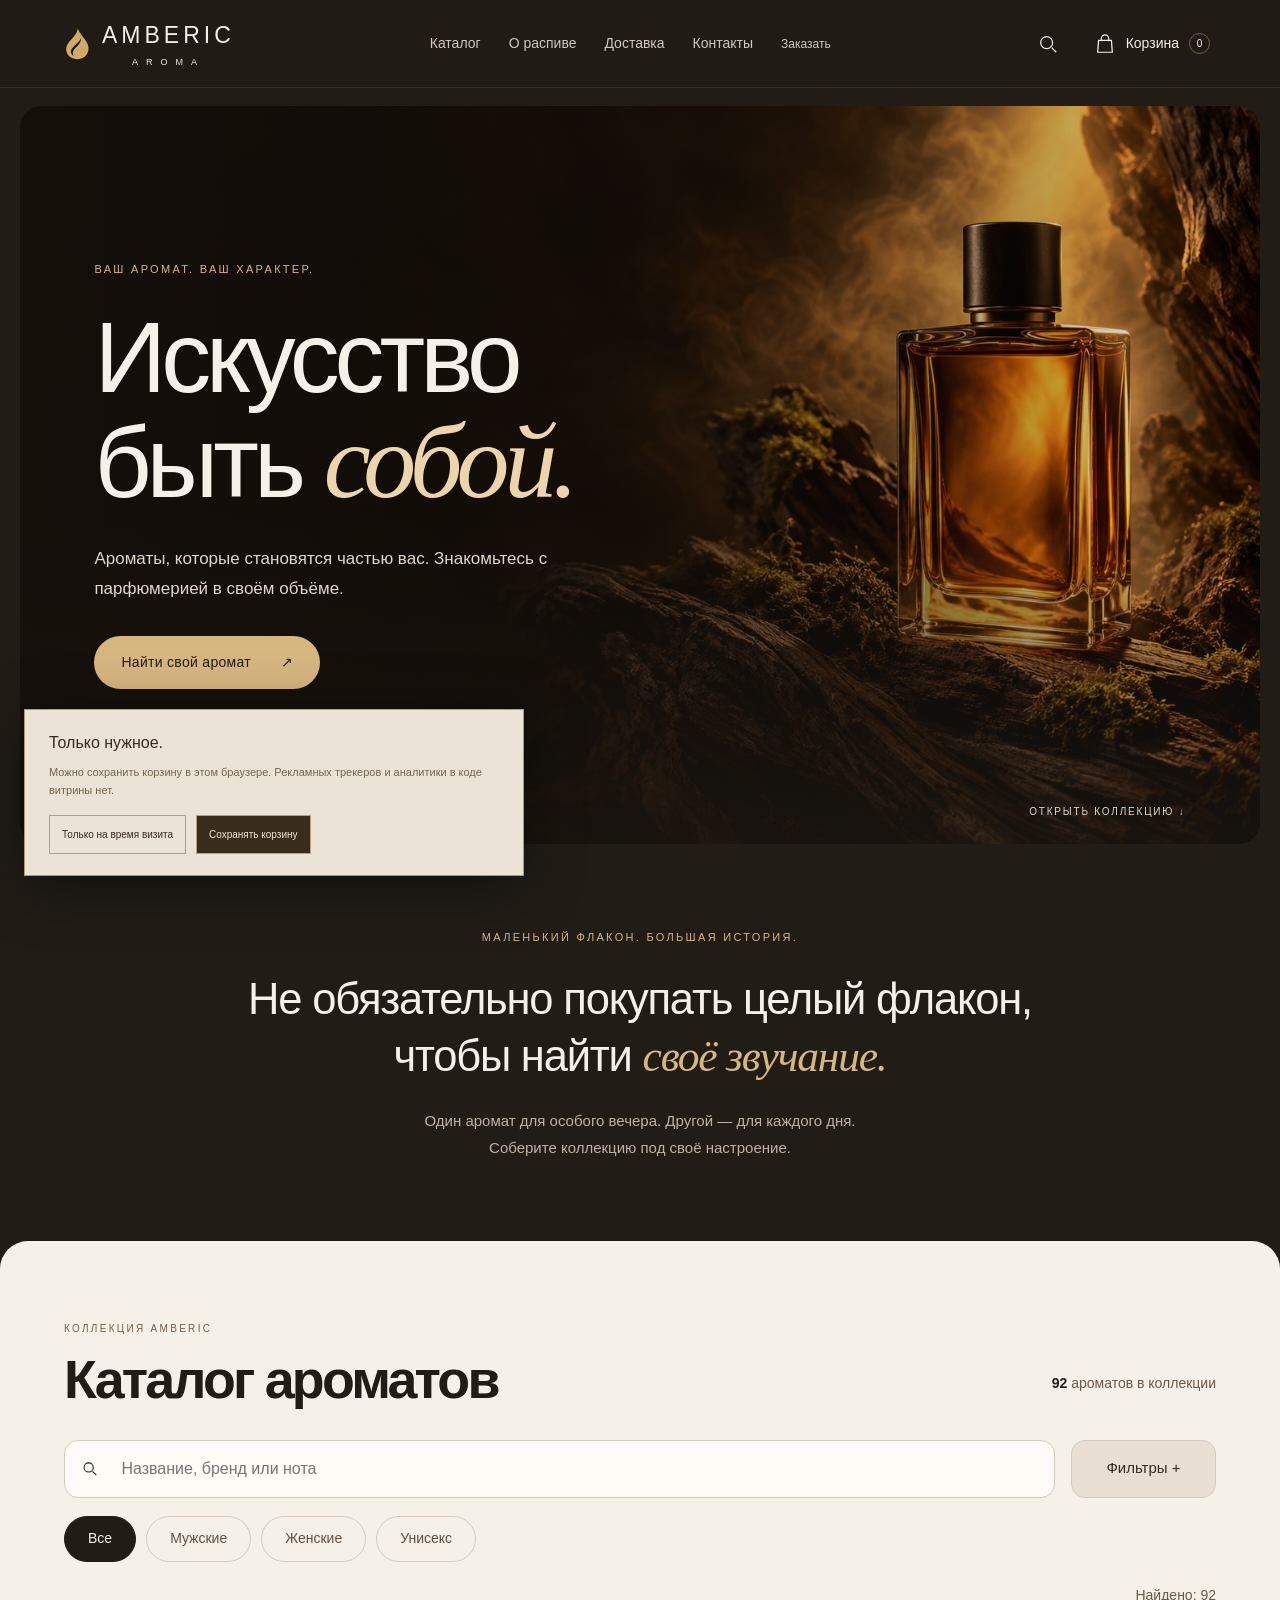
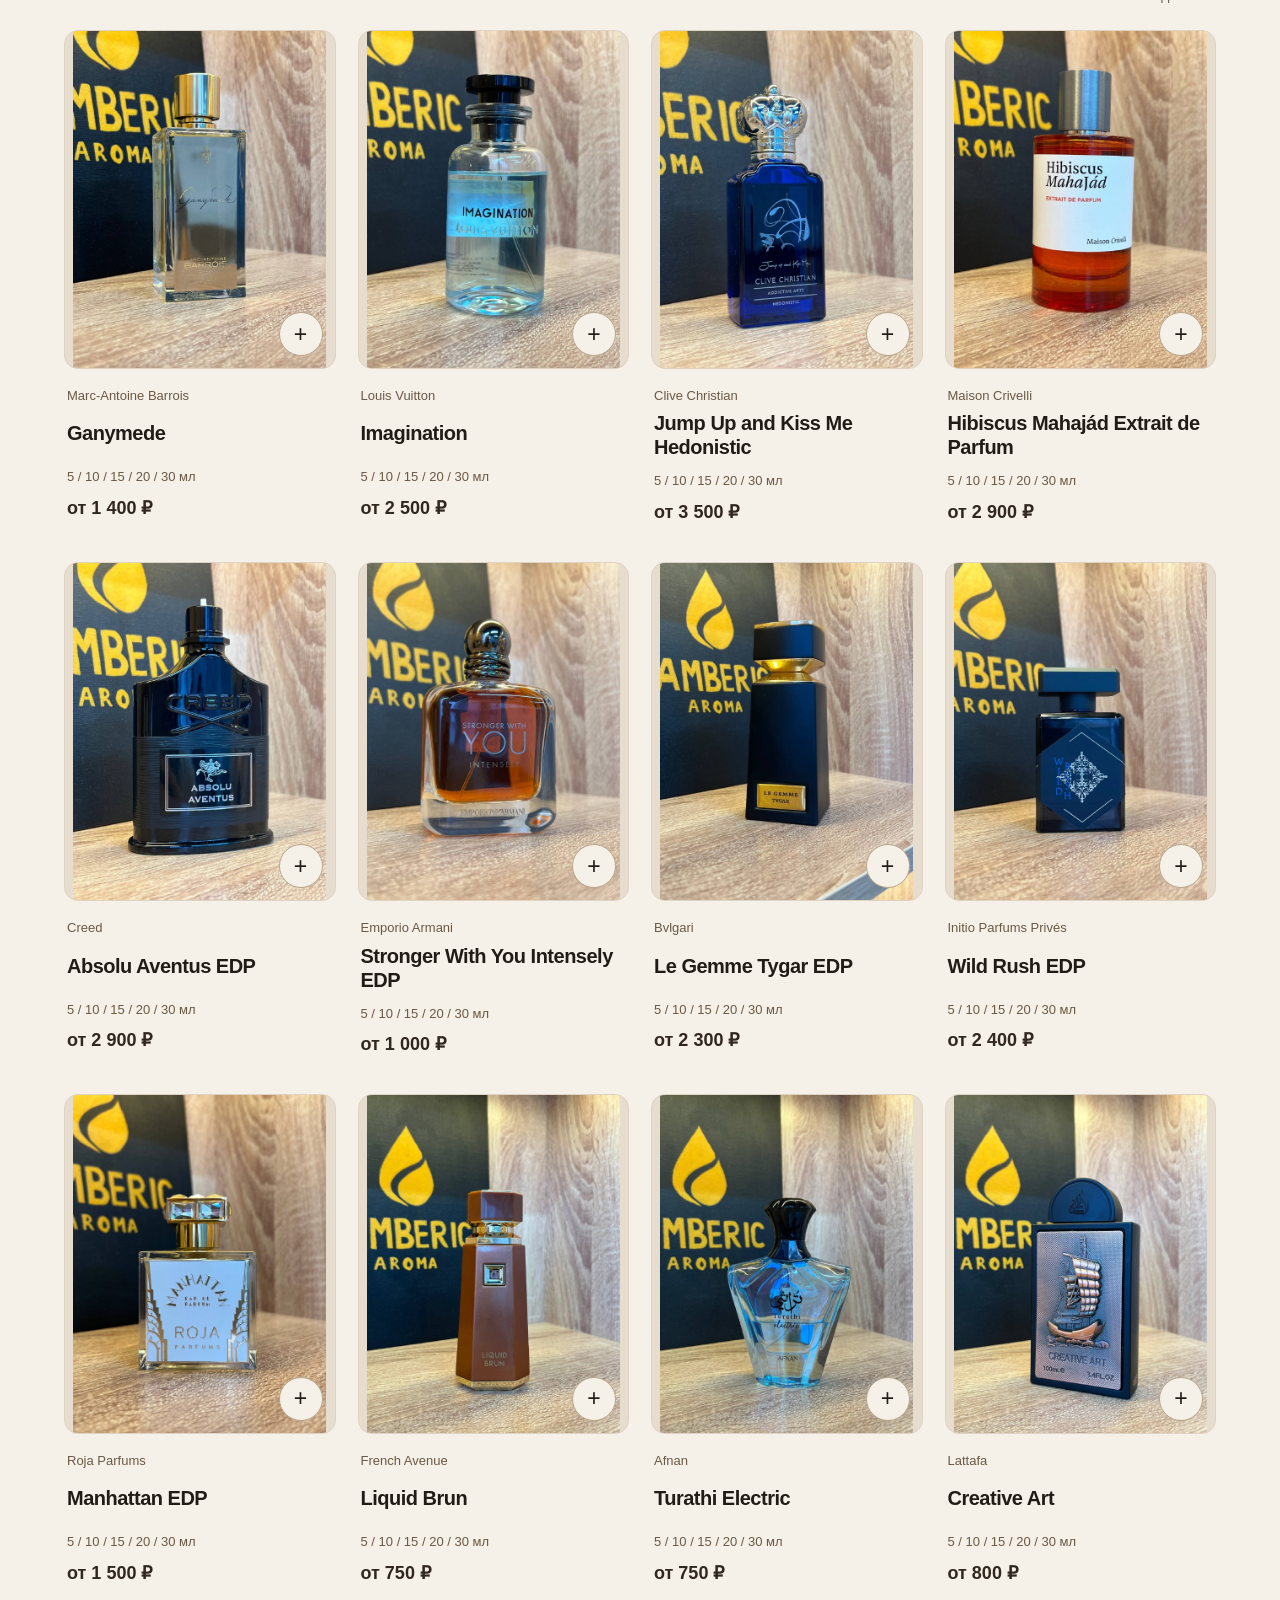
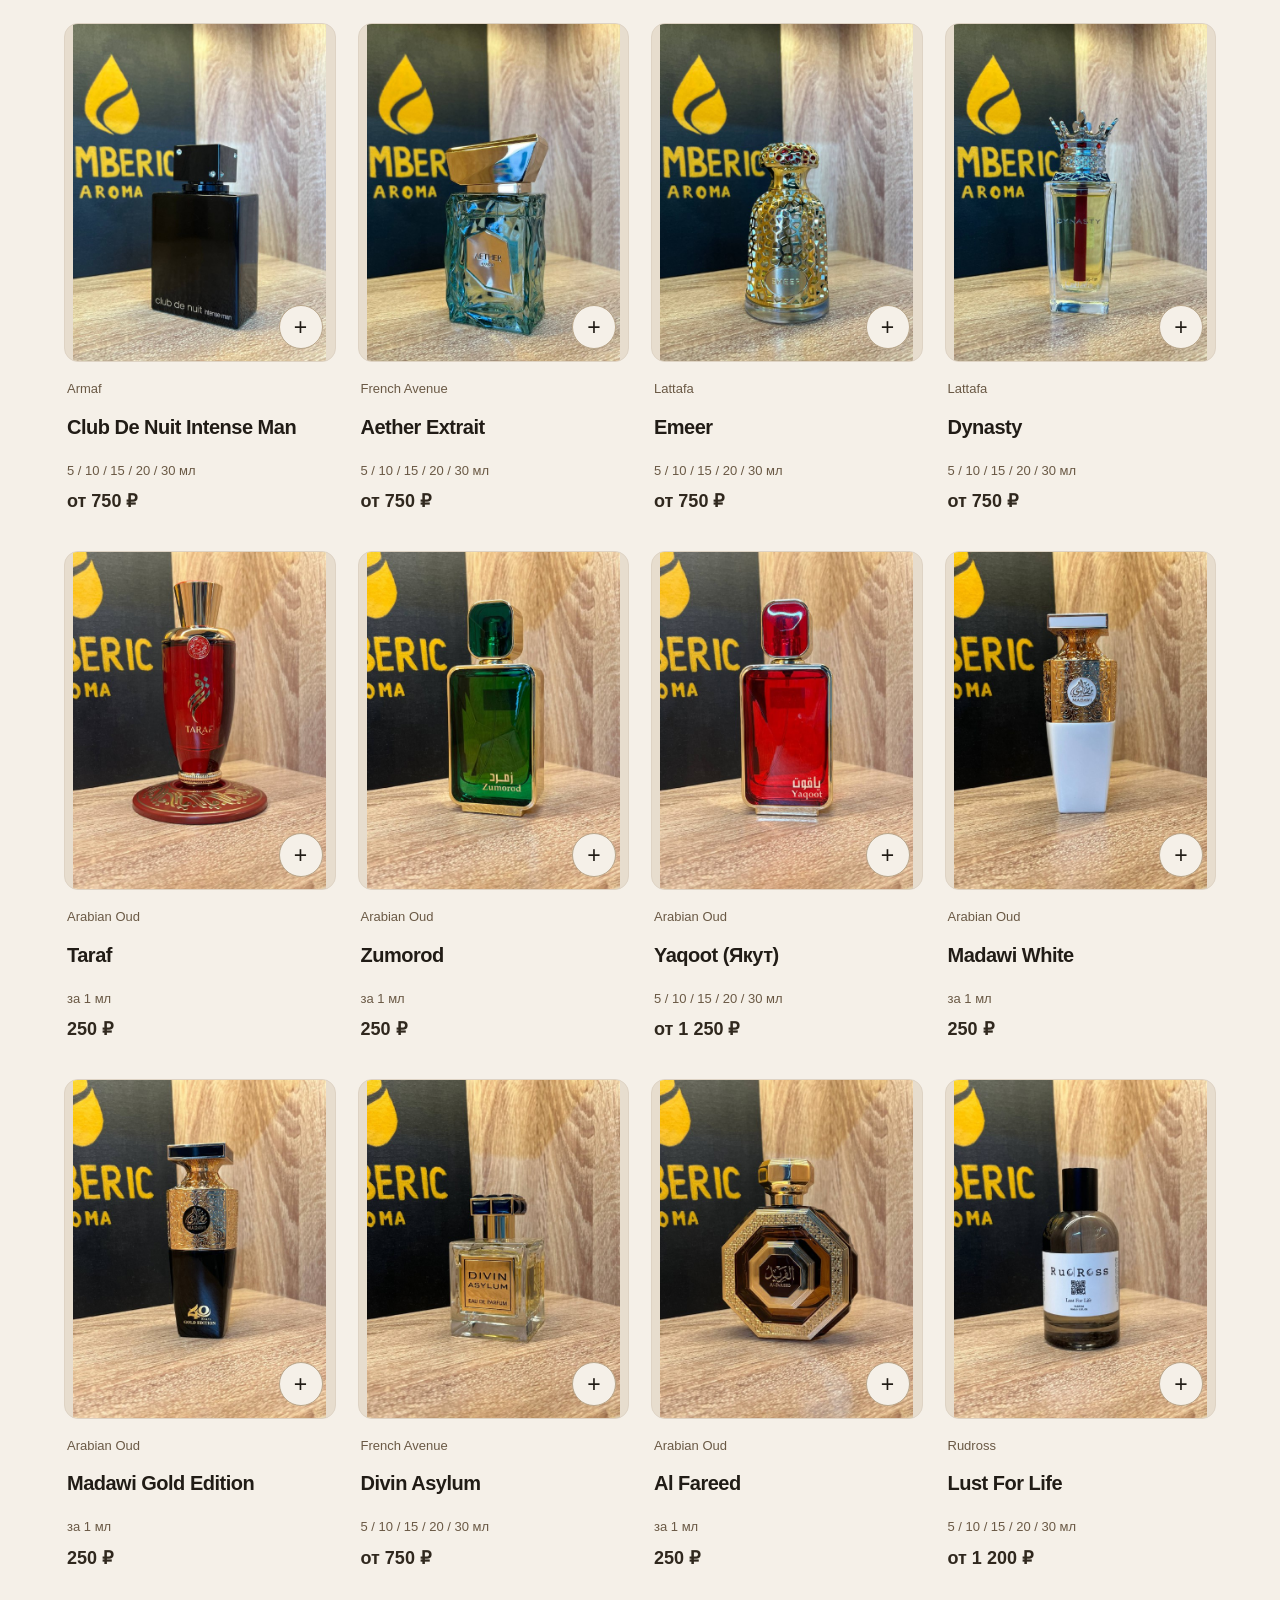
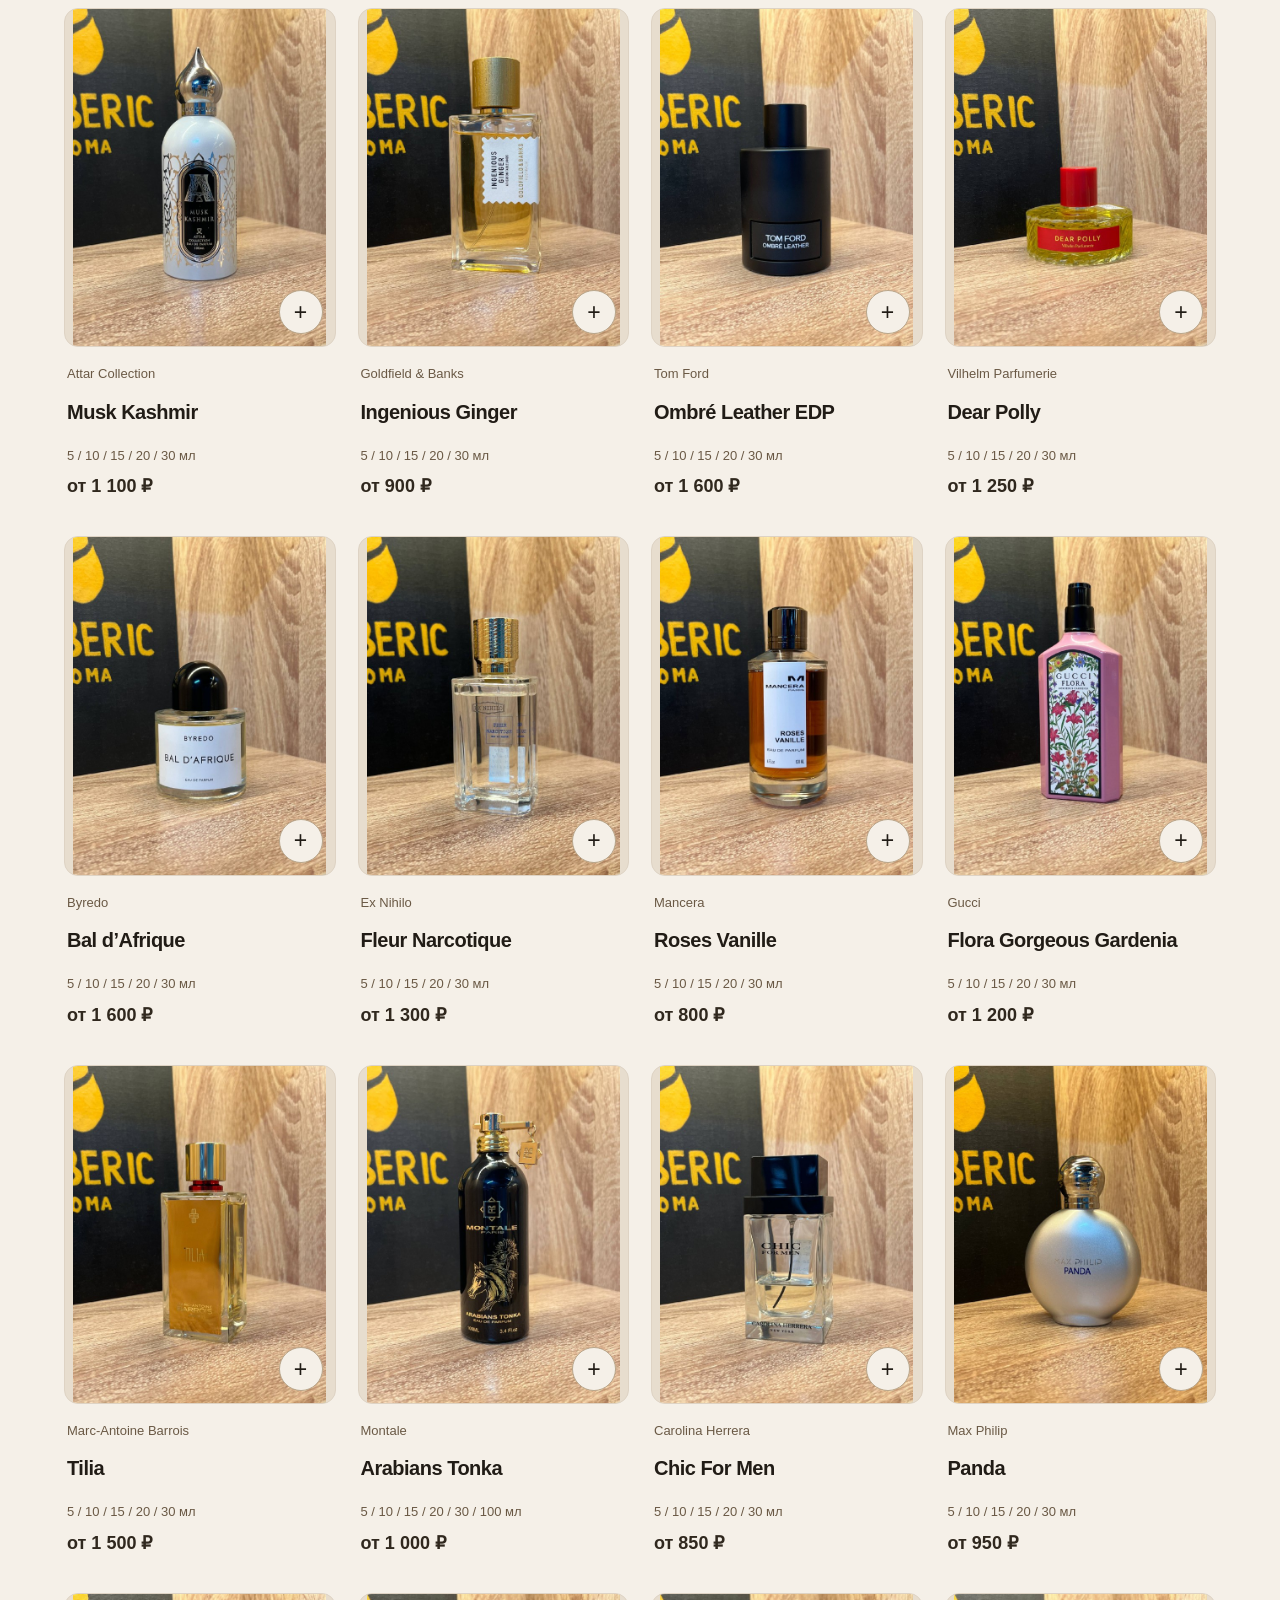
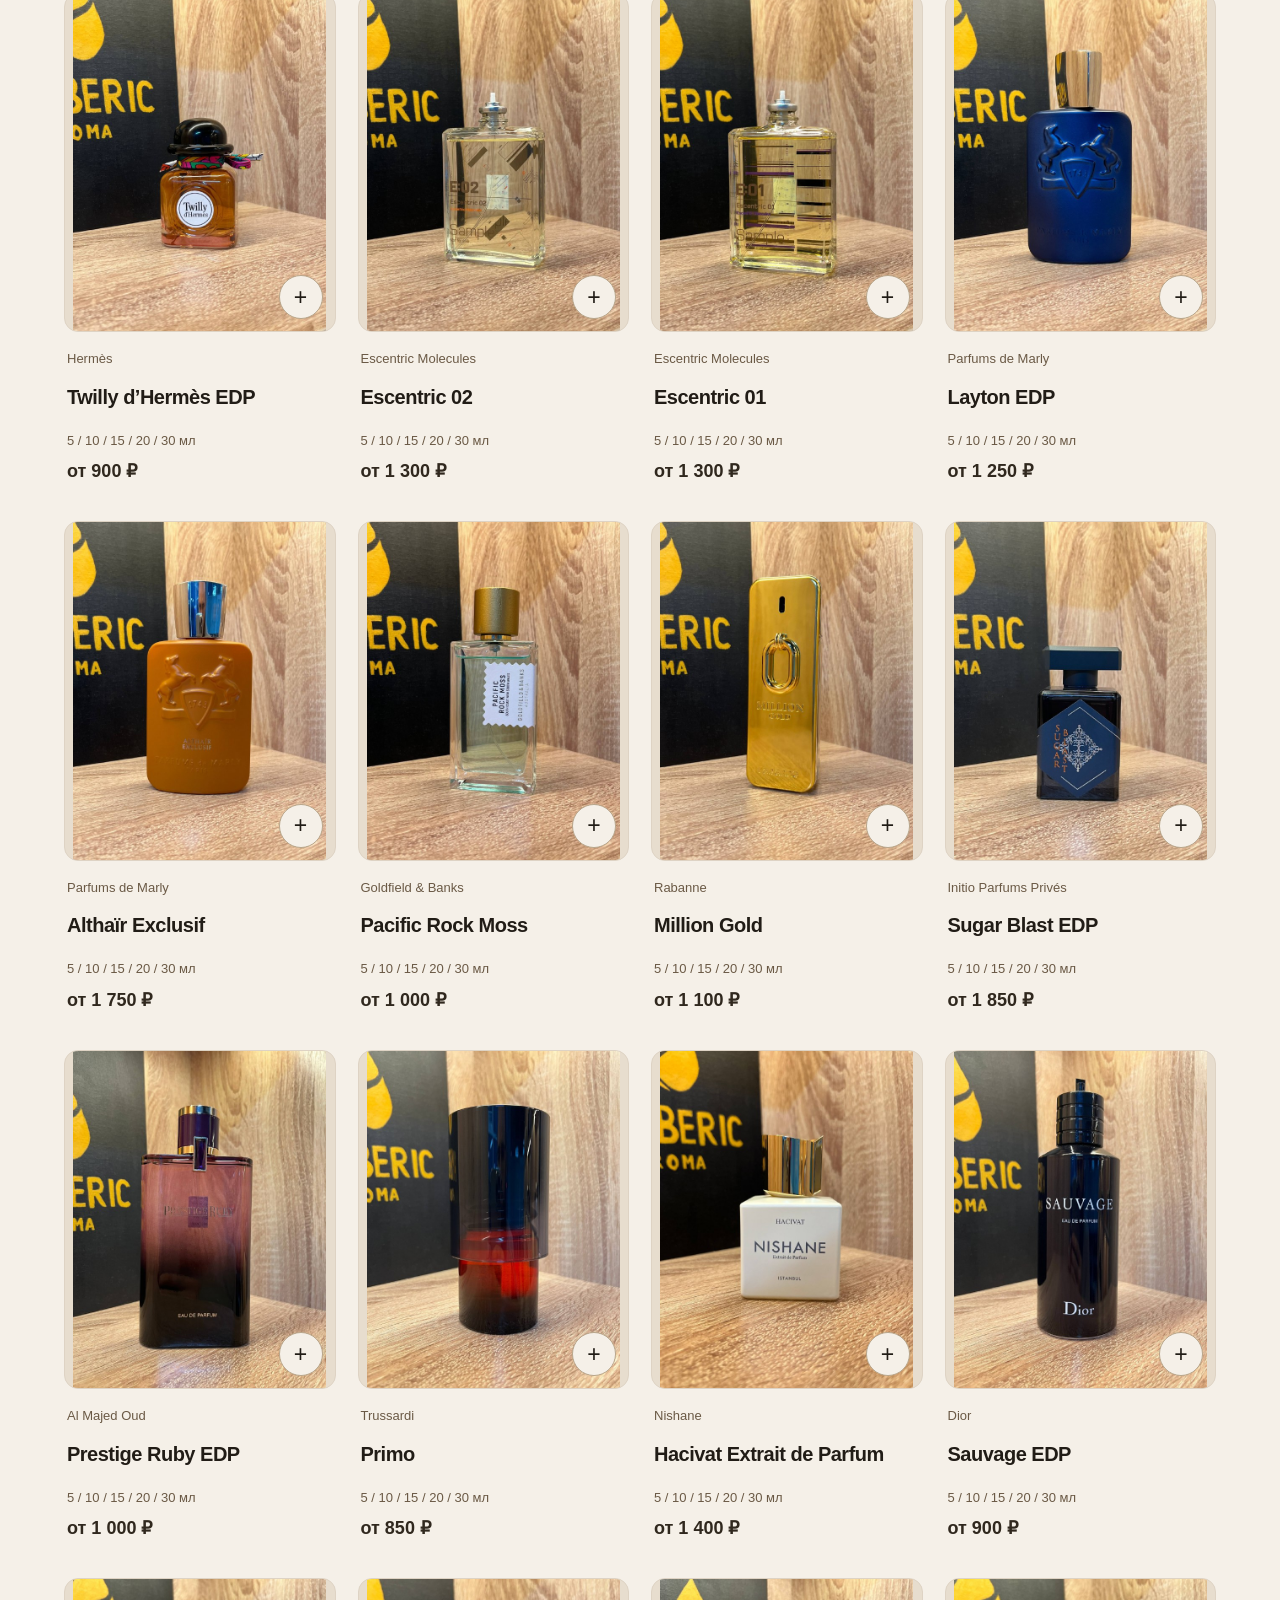
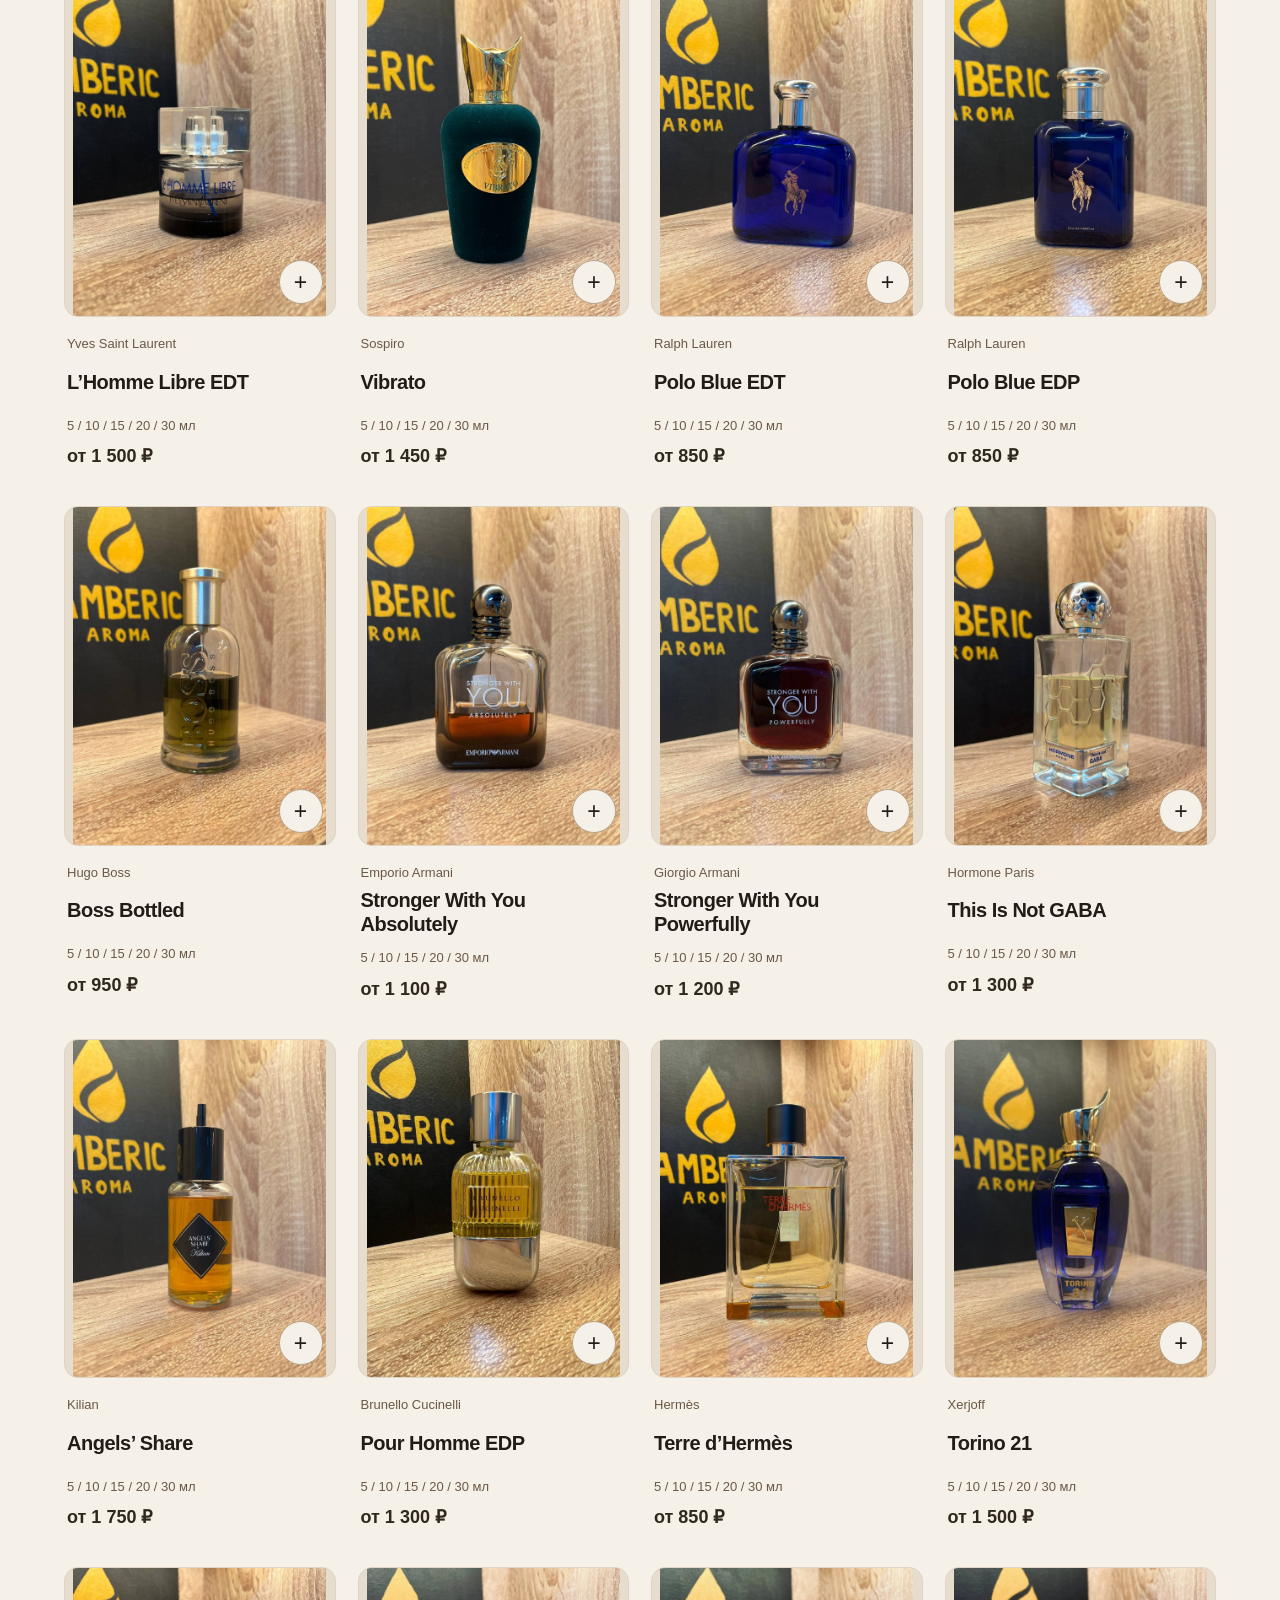
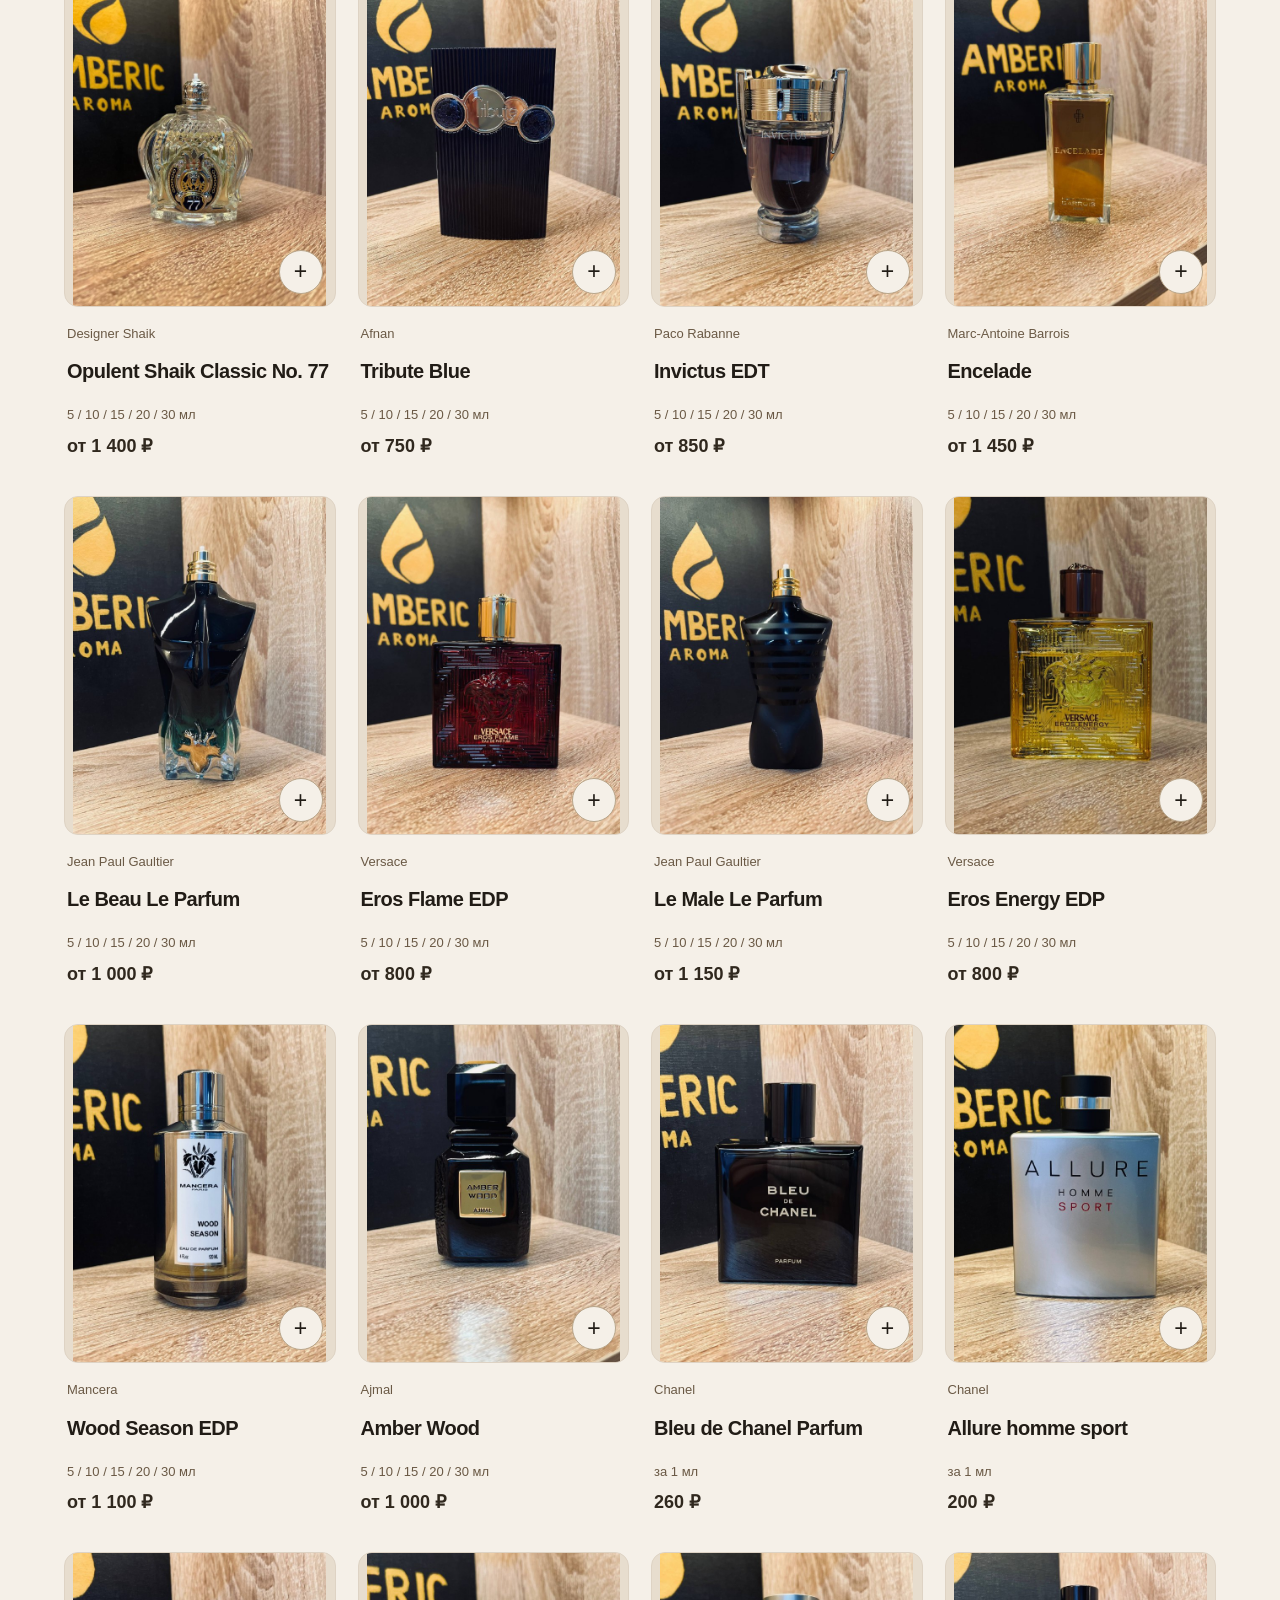
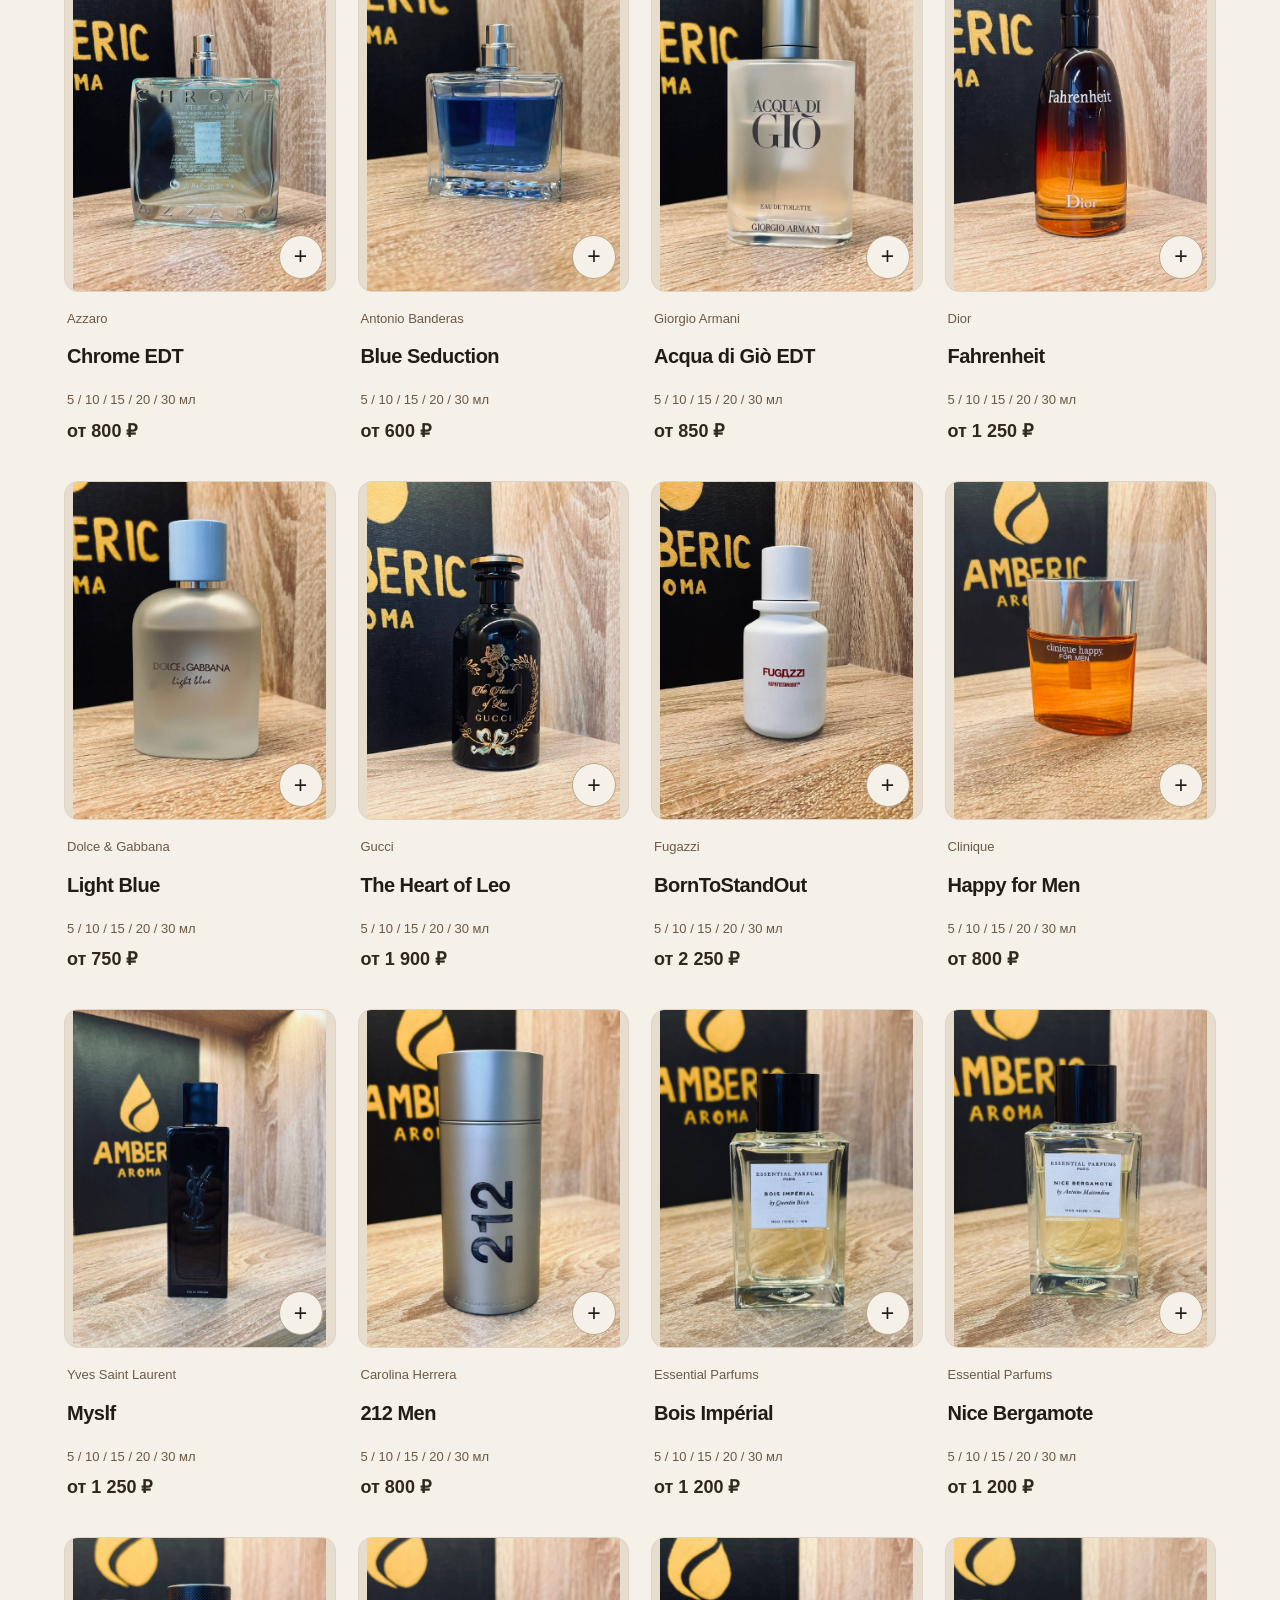
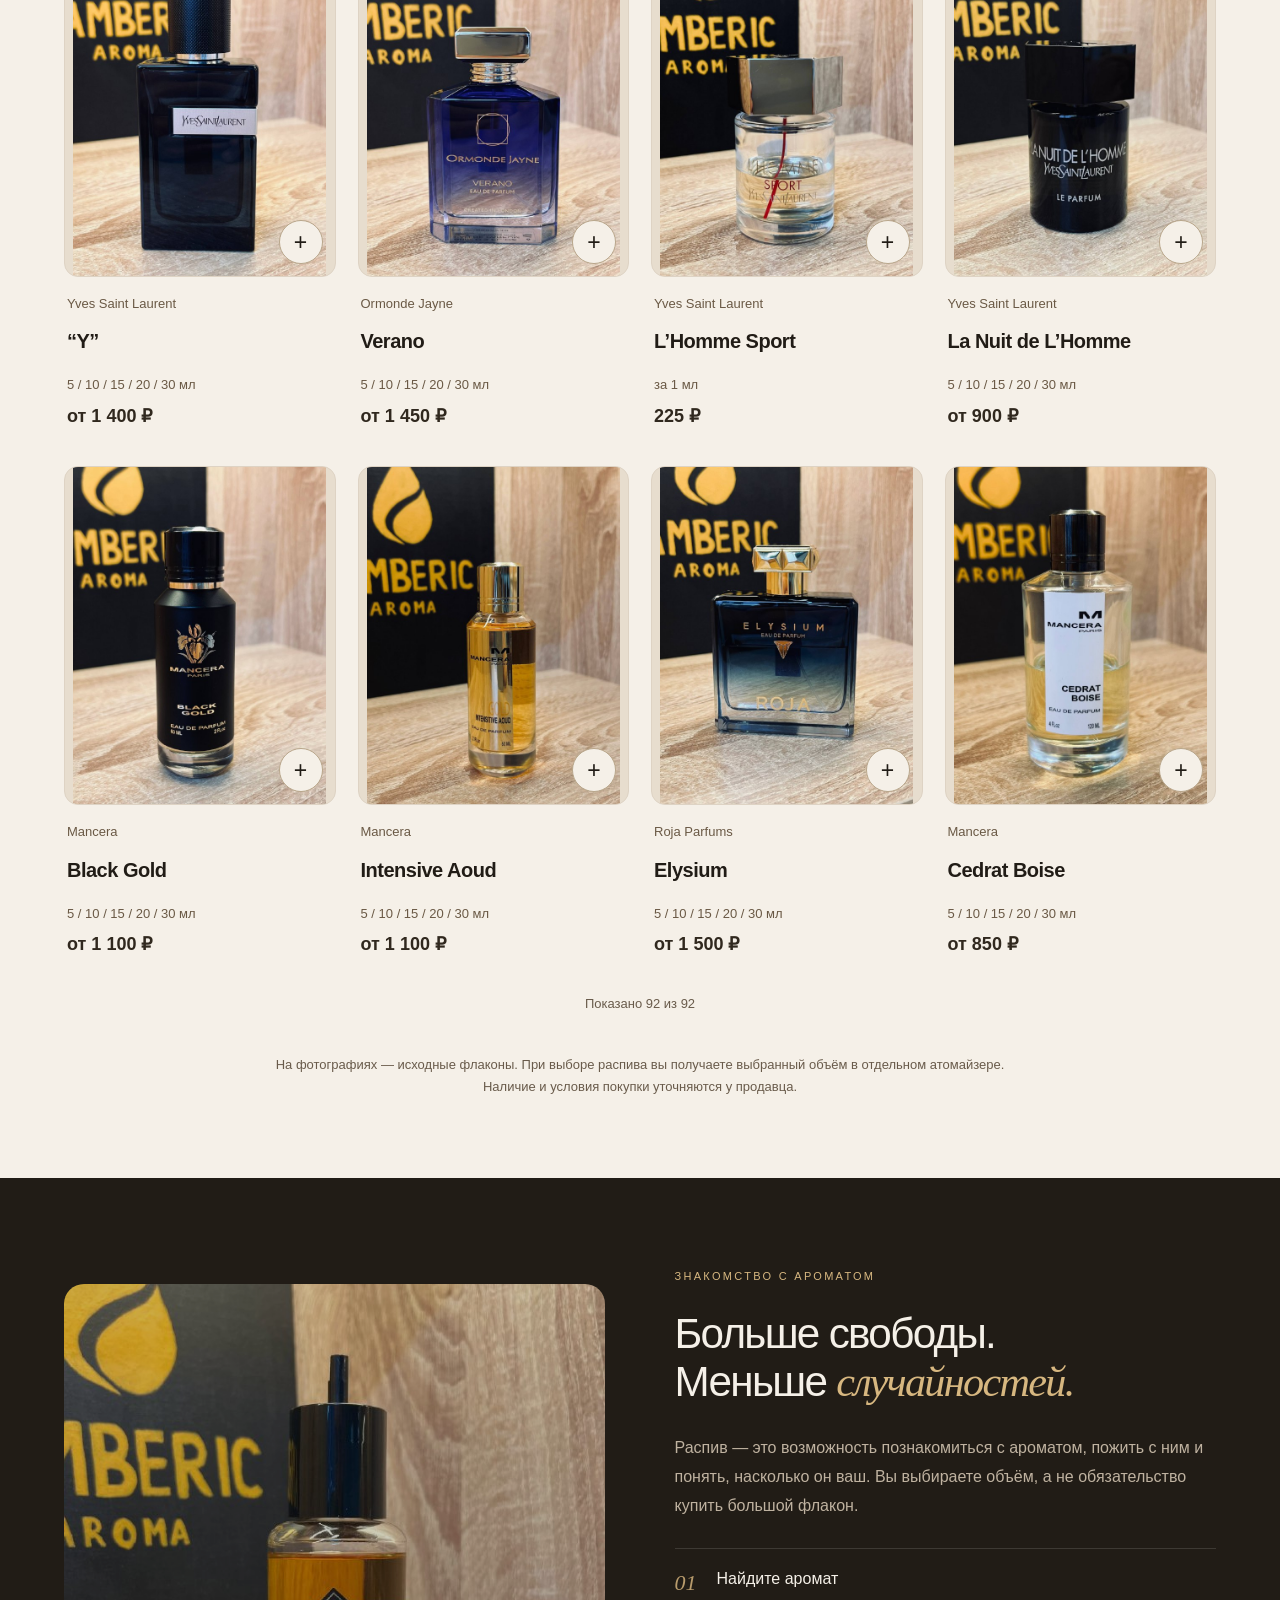
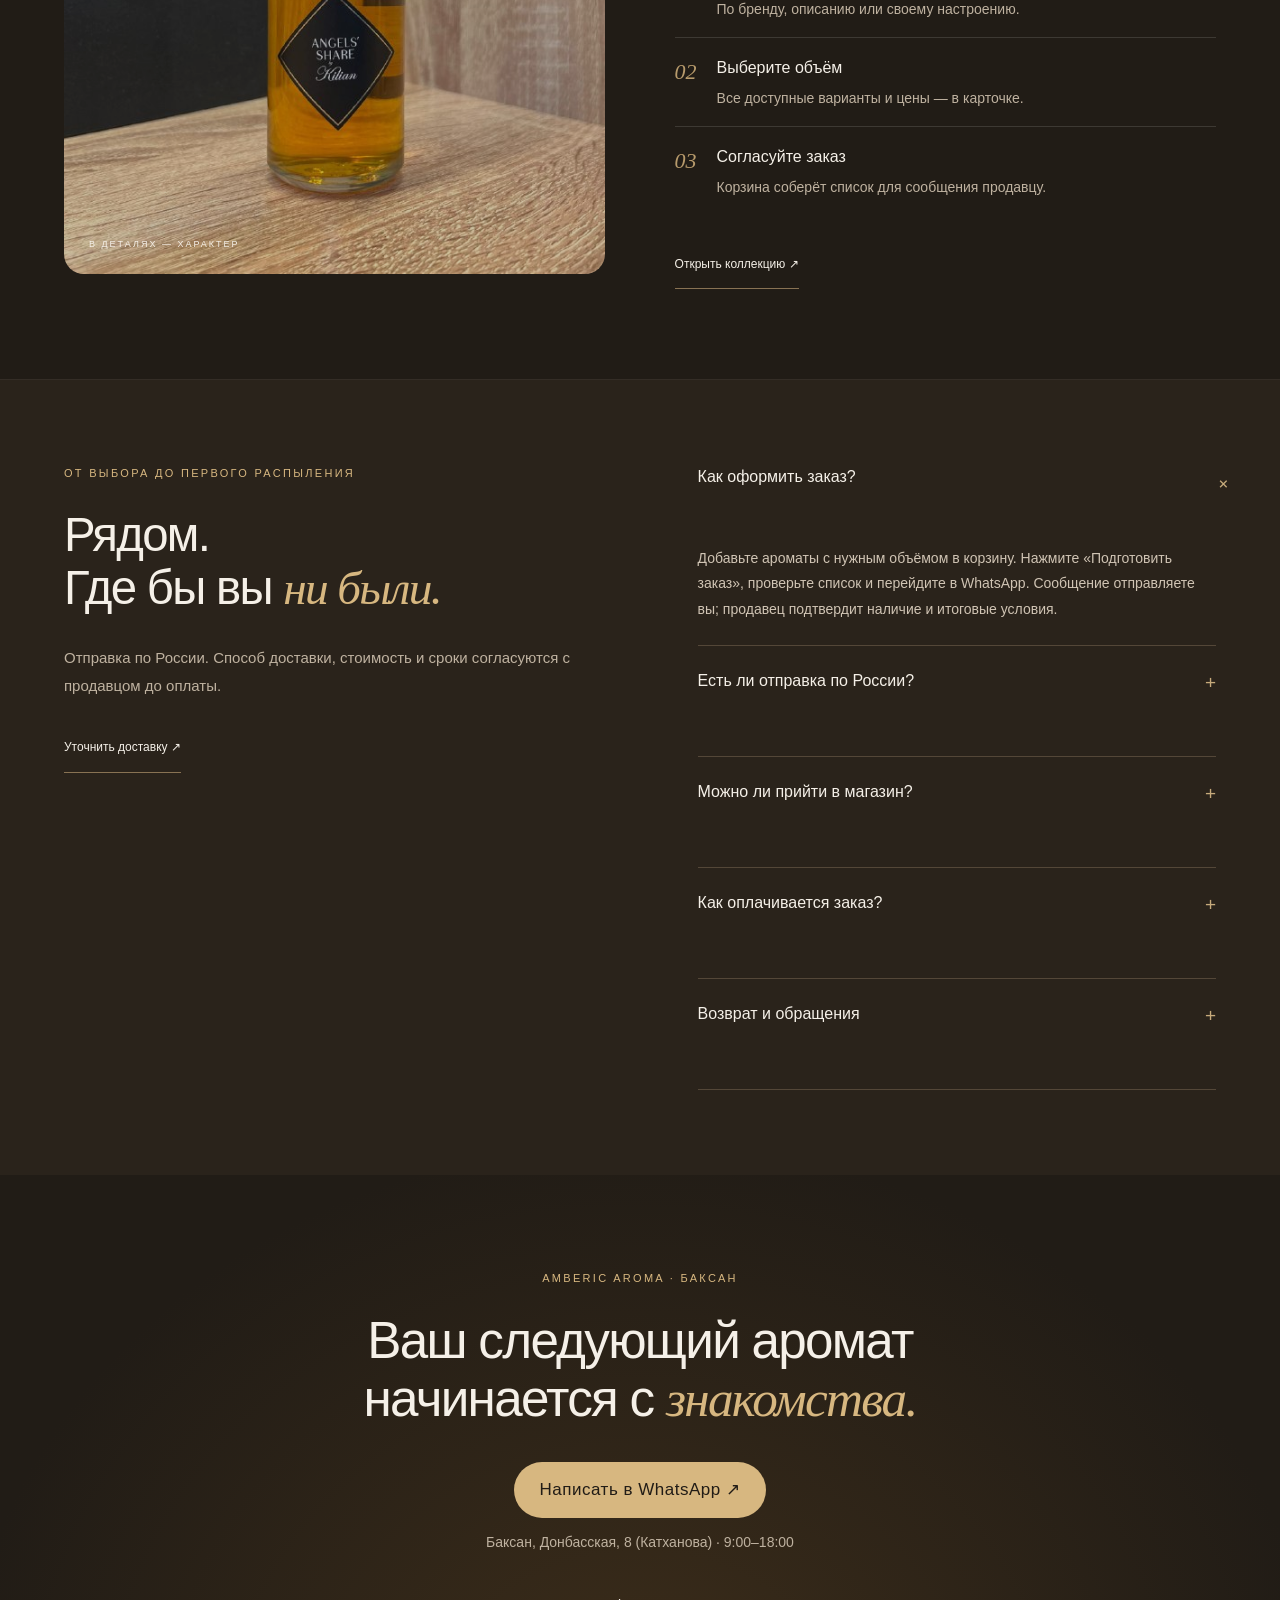
<file: index.html>
<!doctype html>
<html lang="ru"><head><meta charset="UTF-8"><meta name="viewport" content="width=device-width,initial-scale=1"><meta name="theme-color" content="#171410"><meta name="description" content="AMBERIC AROMA — парфюмерия на распив в Баксане. Каталог ароматов, выбор объёма и заказ через WhatsApp. Отправка по России."><meta name="robots" content="noindex,nofollow"><title>AMBERIC AROMA — Искусство быть собой</title><link rel="icon" href="favicon.svg" type="image/svg+xml"><link rel="stylesheet" href="style.css?v=20261106refined"></head>
<body><a class="skip" href="#catalog">Перейти к каталогу</a>

<header><a class="logo" href="#" aria-label="AMBERIC AROMA — главная"><svg viewBox="0 0 32 40" aria-hidden="true"><path d="M17 1C15 13 1 17 3 29c2 12 24 14 27-1 2-11-9-16-13-27Z" fill="currentColor"/><path d="M21 12C22 23 7 25 12 35c-11-9 8-15 9-23" fill="#171410"/></svg><span>AMBERIC<small>AROMA</small></span></a><nav aria-label="Основная навигация"><a href="#catalog">Каталог</a><a href="#ritual">О распиве</a><a href="#delivery">Доставка</a><a href="#contacts">Контакты</a></nav><div class="header-actions"><button class="icon-button search-open" aria-label="Поиск ароматов"><svg viewBox="0 0 24 24"><circle cx="10.5" cy="10.5" r="6.5"/><path d="m16 16 5 5"/></svg></button><button class="cart-open" aria-label="Открыть корзину"><svg viewBox="0 0 24 24"><path d="M5 8h14l1 13H4L5 8Z"/><path d="M8 9V6a4 4 0 0 1 8 0v3"/></svg><span class="cart-label">Корзина</span><span id="cart-count">0</span></button></div></header>
<main><section class="hero"><div class="hero-inner"><p class="eyebrow">ВАШ АРОМАТ. ВАШ ХАРАКТЕР.</p><h1 id="hero-title">Искусство<br>быть <em>собой.</em></h1><p class="hero-copy" id="hero-copy">Ароматы, которые становятся частью вас.<br>Знакомьтесь с парфюмерией в своём объёме.</p><a class="button cream" href="#catalog">Найти свой аромат <span>↗</span></a></div><div class="hero-bottom"><span>AMBERIC AROMA · ПАРФЮМЕРНАЯ КОЛЛЕКЦИЯ</span><a href="#catalog">ОТКРЫТЬ КОЛЛЕКЦИЮ ↓</a></div></section>
<section class="intro"><span class="eyebrow">МАЛЕНЬКИЙ ФЛАКОН. БОЛЬШАЯ ИСТОРИЯ.</span><p>Не обязательно покупать целый флакон,<br>чтобы найти <em>своё звучание.</em></p><span class="intro-note">Один аромат для особого вечера. Другой — для каждого дня.<br>Соберите коллекцию под своё настроение.</span></section>
<section id="catalog" class="catalog-section"><div class="section-heading"><div><p class="eyebrow">КОЛЛЕКЦИЯ AMBERIC</p><h2>Каталог ароматов</h2></div><p class="collection-total"><strong id="total-products">86</strong> ароматов в коллекции</p></div>
<div class="catalog-controls"><div class="tabs" role="group" aria-label="Для кого"><button data-gender="all" class="active" aria-pressed="true">Все</button><button data-gender="men" aria-pressed="false">Мужские</button><button data-gender="women" aria-pressed="false">Женские</button><button data-gender="unisex" aria-pressed="false">Унисекс</button></div><label class="search-box"><svg viewBox="0 0 24 24"><circle cx="10" cy="10" r="6"/><path d="m15 15 5 5"/></svg><input id="search" type="search" placeholder="Название, бренд или нота" aria-label="Поиск по названию или бренду"></label><button id="catalog-filters" aria-expanded="false">Фильтры +</button></div>
<div class="filter-row"><div></div><span id="result-count" aria-live="polite"></span></div><div class="advanced-filters" id="advanced-filters" hidden><label>Бренд<select id="brand"><option value="all">Все бренды</option></select></label><label>Сортировка<select id="sort"><option value="new">Сначала новые</option><option value="price-up">Цена по возрастанию</option><option value="price-down">Цена по убыванию</option><option value="name">По названию</option></select></label><label>Концентрация<select id="concentration-filter"><option value="">Любая</option></select></label><label>Объём<select id="volume-filter"><option value="">Любой объём</option></select></label></div><div id="products" class="product-grid"><article class="product-card"><button class="product-image" data-product="4294967395"><img src="images/4294967395.jpg" alt="Bvlgari Le Gemme Tygar EDP" loading="lazy" width="600" height="800"></button><div class="product-info"><p class="brand-name">Bvlgari</p><button class="product-name" data-product="4294967395">Le Gemme Tygar EDP</button><div class="product-meta"><span class="product-price">от 2 300 ₽</span><span class="product-volume">5 / 10 / 15 / 20 / 30 мл</span></div></div></article><article class="product-card"><button class="product-image" data-product="4294967394"><img src="images/4294967394.jpg" alt="Initio Parfums Privés Wild Rush EDP" loading="lazy" width="600" height="800"></button><div class="product-info"><p class="brand-name">Initio Parfums Privés</p><button class="product-name" data-product="4294967394">Wild Rush EDP</button><div class="product-meta"><span class="product-price">от 2 400 ₽</span><span class="product-volume">5 / 10 / 15 / 20 / 30 мл</span></div></div></article><article class="product-card"><button class="product-image" data-product="4294967393"><img src="images/4294967393.jpg" alt="Roja Parfums Manhattan EDP" loading="lazy" width="600" height="800"></button><div class="product-info"><p class="brand-name">Roja Parfums</p><button class="product-name" data-product="4294967393">Manhattan EDP</button><div class="product-meta"><span class="product-price">от 1 500 ₽</span><span class="product-volume">5 / 10 / 15 / 20 / 30 мл</span></div></div></article><article class="product-card"><button class="product-image" data-product="4294967389"><img src="images/4294967389.jpg" alt="French Avenue Liquid Brun" loading="lazy" width="600" height="800"></button><div class="product-info"><p class="brand-name">French Avenue</p><button class="product-name" data-product="4294967389">Liquid Brun</button><div class="product-meta"><span class="product-price">от 750 ₽</span><span class="product-volume">5 / 10 / 15 / 20 / 30 мл</span></div></div></article><article class="product-card"><button class="product-image" data-product="4294967388"><img src="images/4294967388.jpg" alt="Afnan Turathi Electric" loading="lazy" width="600" height="800"></button><div class="product-info"><p class="brand-name">Afnan</p><button class="product-name" data-product="4294967388">Turathi Electric</button><div class="product-meta"><span class="product-price">от 750 ₽</span><span class="product-volume">5 / 10 / 15 / 20 / 30 мл</span></div></div></article><article class="product-card"><button class="product-image" data-product="4294967387"><img src="images/4294967387.jpg" alt="Lattafa Creative Art" loading="lazy" width="600" height="800"></button><div class="product-info"><p class="brand-name">Lattafa</p><button class="product-name" data-product="4294967387">Creative Art</button><div class="product-meta"><span class="product-price">от 800 ₽</span><span class="product-volume">5 / 10 / 15 / 20 / 30 мл</span></div></div></article><article class="product-card"><button class="product-image" data-product="4294967386"><img src="images/4294967386.jpg" alt="Armaf Club De Nuit Intense Man" loading="lazy" width="600" height="800"></button><div class="product-info"><p class="brand-name">Armaf</p><button class="product-name" data-product="4294967386">Club De Nuit Intense Man</button><div class="product-meta"><span class="product-price">от 750 ₽</span><span class="product-volume">5 / 10 / 15 / 20 / 30 мл</span></div></div></article><article class="product-card"><button class="product-image" data-product="4294967385"><img src="images/4294967385.jpg" alt="French Avenue Aether Extrait" loading="lazy" width="600" height="800"></button><div class="product-info"><p class="brand-name">French Avenue</p><button class="product-name" data-product="4294967385">Aether Extrait</button><div class="product-meta"><span class="product-price">от 750 ₽</span><span class="product-volume">5 / 10 / 15 / 20 / 30 мл</span></div></div></article><article class="product-card"><button class="product-image" data-product="4294967384"><img src="images/4294967384.jpg" alt="Lattafa Emeer" loading="lazy" width="600" height="800"></button><div class="product-info"><p class="brand-name">Lattafa</p><button class="product-name" data-product="4294967384">Emeer</button><div class="product-meta"><span class="product-price">от 750 ₽</span><span class="product-volume">5 / 10 / 15 / 20 / 30 мл</span></div></div></article><article class="product-card"><button class="product-image" data-product="4294967383"><img src="images/4294967383.jpg" alt="Lattafa Dynasty" loading="lazy" width="600" height="800"></button><div class="product-info"><p class="brand-name">Lattafa</p><button class="product-name" data-product="4294967383">Dynasty</button><div class="product-meta"><span class="product-price">от 750 ₽</span><span class="product-volume">5 / 10 / 15 / 20 / 30 мл</span></div></div></article><article class="product-card"><button class="product-image" data-product="4294967382"><img src="images/4294967382.jpg" alt="Arabian Oud Taraf" loading="lazy" width="600" height="800"></button><div class="product-info"><p class="brand-name">Arabian Oud</p><button class="product-name" data-product="4294967382">Taraf</button><div class="product-meta"><span class="product-price">за 1 мл: 250 ₽</span><span class="product-volume">1 мл</span></div></div></article><article class="product-card"><button class="product-image" data-product="4294967381"><img src="images/4294967381.jpg" alt="Arabian Oud Zumorod" loading="lazy" width="600" height="800"></button><div class="product-info"><p class="brand-name">Arabian Oud</p><button class="product-name" data-product="4294967381">Zumorod</button><div class="product-meta"><span class="product-price">за 1 мл: 250 ₽</span><span class="product-volume">1 мл</span></div></div></article><article class="product-card"><button class="product-image" data-product="4294967380"><img src="images/4294967380.jpg" alt="Arabian Oud Yaqoot (Якут)" loading="lazy" width="600" height="800"></button><div class="product-info"><p class="brand-name">Arabian Oud</p><button class="product-name" data-product="4294967380">Yaqoot (Якут)</button><div class="product-meta"><span class="product-price">от 1 250 ₽</span><span class="product-volume">5 / 10 / 15 / 20 / 30 мл</span></div></div></article><article class="product-card"><button class="product-image" data-product="4294967379"><img src="images/4294967379.jpg" alt="Arabian Oud Madawi White" loading="lazy" width="600" height="800"></button><div class="product-info"><p class="brand-name">Arabian Oud</p><button class="product-name" data-product="4294967379">Madawi White</button><div class="product-meta"><span class="product-price">за 1 мл: 250 ₽</span><span class="product-volume">1 мл</span></div></div></article><article class="product-card"><button class="product-image" data-product="4294967378"><img src="images/4294967378.jpg" alt="Arabian Oud Madawi Gold Edition" loading="lazy" width="600" height="800"></button><div class="product-info"><p class="brand-name">Arabian Oud</p><button class="product-name" data-product="4294967378">Madawi Gold Edition</button><div class="product-meta"><span class="product-price">за 1 мл: 250 ₽</span><span class="product-volume">1 мл</span></div></div></article><article class="product-card"><button class="product-image" data-product="4294967377"><img src="images/4294967377.jpg" alt="French Avenue Divin Asylum" loading="lazy" width="600" height="800"></button><div class="product-info"><p class="brand-name">French Avenue</p><button class="product-name" data-product="4294967377">Divin Asylum</button><div class="product-meta"><span class="product-price">от 750 ₽</span><span class="product-volume">5 / 10 / 15 / 20 / 30 мл</span></div></div></article><article class="product-card"><button class="product-image" data-product="4294967376"><img src="images/4294967376.jpg" alt="Arabian Oud Al Fareed" loading="lazy" width="600" height="800"></button><div class="product-info"><p class="brand-name">Arabian Oud</p><button class="product-name" data-product="4294967376">Al Fareed</button><div class="product-meta"><span class="product-price">за 1 мл: 250 ₽</span><span class="product-volume">1 мл</span></div></div></article><article class="product-card"><button class="product-image" data-product="4294967375"><img src="images/4294967375.jpg" alt="Rudross Lust For Life" loading="lazy" width="600" height="800"></button><div class="product-info"><p class="brand-name">Rudross</p><button class="product-name" data-product="4294967375">Lust For Life</button><div class="product-meta"><span class="product-price">от 1 200 ₽</span><span class="product-volume">5 / 10 / 15 / 20 / 30 мл</span></div></div></article><article class="product-card"><button class="product-image" data-product="4294967374"><img src="images/4294967374.jpg" alt="Attar Collection Musk Kashmir" loading="lazy" width="600" height="800"></button><div class="product-info"><p class="brand-name">Attar Collection</p><button class="product-name" data-product="4294967374">Musk Kashmir</button><div class="product-meta"><span class="product-price">от 1 100 ₽</span><span class="product-volume">5 / 10 / 15 / 20 / 30 мл</span></div></div></article><article class="product-card"><button class="product-image" data-product="4294967373"><img src="images/4294967373.jpg" alt="Goldfield &amp; Banks Ingenious Ginger" loading="lazy" width="600" height="800"></button><div class="product-info"><p class="brand-name">Goldfield &amp; Banks</p><button class="product-name" data-product="4294967373">Ingenious Ginger</button><div class="product-meta"><span class="product-price">от 900 ₽</span><span class="product-volume">5 / 10 / 15 / 20 / 30 мл</span></div></div></article><article class="product-card"><button class="product-image" data-product="4294967372"><img src="images/4294967372.jpg" alt="Tom Ford Ombré Leather EDP" loading="lazy" width="600" height="800"></button><div class="product-info"><p class="brand-name">Tom Ford</p><button class="product-name" data-product="4294967372">Ombré Leather EDP</button><div class="product-meta"><span class="product-price">от 1 600 ₽</span><span class="product-volume">5 / 10 / 15 / 20 / 30 мл</span></div></div></article><article class="product-card"><button class="product-image" data-product="4294967371"><img src="images/4294967371.jpg" alt="Vilhelm Parfumerie Dear Polly" loading="lazy" width="600" height="800"></button><div class="product-info"><p class="brand-name">Vilhelm Parfumerie</p><button class="product-name" data-product="4294967371">Dear Polly</button><div class="product-meta"><span class="product-price">от 1 250 ₽</span><span class="product-volume">5 / 10 / 15 / 20 / 30 мл</span></div></div></article><article class="product-card"><button class="product-image" data-product="4294967370"><img src="images/4294967370.jpg" alt="Byredo Bal d’Afrique" loading="lazy" width="600" height="800"></button><div class="product-info"><p class="brand-name">Byredo</p><button class="product-name" data-product="4294967370">Bal d’Afrique</button><div class="product-meta"><span class="product-price">от 1 600 ₽</span><span class="product-volume">5 / 10 / 15 / 20 / 30 мл</span></div></div></article><article class="product-card"><button class="product-image" data-product="4294967369"><img src="images/4294967369.jpg" alt="Ex Nihilo Fleur Narcotique" loading="lazy" width="600" height="800"></button><div class="product-info"><p class="brand-name">Ex Nihilo</p><button class="product-name" data-product="4294967369">Fleur Narcotique</button><div class="product-meta"><span class="product-price">от 1 300 ₽</span><span class="product-volume">5 / 10 / 15 / 20 / 30 мл</span></div></div></article><article class="product-card"><button class="product-image" data-product="4294967368"><img src="images/4294967368.jpg" alt="Mancera Roses Vanille" loading="lazy" width="600" height="800"></button><div class="product-info"><p class="brand-name">Mancera</p><button class="product-name" data-product="4294967368">Roses Vanille</button><div class="product-meta"><span class="product-price">от 800 ₽</span><span class="product-volume">5 / 10 / 15 / 20 / 30 мл</span></div></div></article><article class="product-card"><button class="product-image" data-product="4294967367"><img src="images/4294967367.jpg" alt="Gucci Flora Gorgeous Gardenia" loading="lazy" width="600" height="800"></button><div class="product-info"><p class="brand-name">Gucci</p><button class="product-name" data-product="4294967367">Flora Gorgeous Gardenia</button><div class="product-meta"><span class="product-price">от 1 200 ₽</span><span class="product-volume">5 / 10 / 15 / 20 / 30 мл</span></div></div></article><article class="product-card"><button class="product-image" data-product="4294967366"><img src="images/4294967366.jpg" alt="Marc-Antoine Barrois Tilia" loading="lazy" width="600" height="800"></button><div class="product-info"><p class="brand-name">Marc-Antoine Barrois</p><button class="product-name" data-product="4294967366">Tilia</button><div class="product-meta"><span class="product-price">от 1 500 ₽</span><span class="product-volume">5 / 10 / 15 / 20 / 30 мл</span></div></div></article><article class="product-card"><button class="product-image" data-product="4294967365"><img src="images/4294967365.jpg" alt="Montale Arabians Tonka" loading="lazy" width="600" height="800"></button><div class="product-info"><p class="brand-name">Montale</p><button class="product-name" data-product="4294967365">Arabians Tonka</button><div class="product-meta"><span class="product-price">от 1 000 ₽</span><span class="product-volume">5 / 10 / 15 / 20 / 30 / 100 мл</span></div></div></article><article class="product-card"><button class="product-image" data-product="4294967364"><img src="images/4294967364.jpg" alt="Carolina Herrera Chic For Men" loading="lazy" width="600" height="800"></button><div class="product-info"><p class="brand-name">Carolina Herrera</p><button class="product-name" data-product="4294967364">Chic For Men</button><div class="product-meta"><span class="product-price">от 850 ₽</span><span class="product-volume">5 / 10 / 15 / 20 / 30 мл</span></div></div></article><article class="product-card"><button class="product-image" data-product="4294967363"><img src="images/4294967363.jpg" alt="Max Philip Panda" loading="lazy" width="600" height="800"></button><div class="product-info"><p class="brand-name">Max Philip</p><button class="product-name" data-product="4294967363">Panda</button><div class="product-meta"><span class="product-price">от 950 ₽</span><span class="product-volume">5 / 10 / 15 / 20 / 30 мл</span></div></div></article><article class="product-card"><button class="product-image" data-product="4294967362"><img src="images/4294967362.jpg" alt="Hermès Twilly d’Hermès EDP" loading="lazy" width="600" height="800"></button><div class="product-info"><p class="brand-name">Hermès</p><button class="product-name" data-product="4294967362">Twilly d’Hermès EDP</button><div class="product-meta"><span class="product-price">от 900 ₽</span><span class="product-volume">5 / 10 / 15 / 20 / 30 мл</span></div></div></article><article class="product-card"><button class="product-image" data-product="4294967361"><img src="images/4294967361.jpg" alt="Escentric Molecules Escentric 02" loading="lazy" width="600" height="800"></button><div class="product-info"><p class="brand-name">Escentric Molecules</p><button class="product-name" data-product="4294967361">Escentric 02</button><div class="product-meta"><span class="product-price">от 1 300 ₽</span><span class="product-volume">5 / 10 / 15 / 20 / 30 мл</span></div></div></article><article class="product-card"><button class="product-image" data-product="4294967360"><img src="images/4294967360.jpg" alt="Escentric Molecules Escentric 01" loading="lazy" width="600" height="800"></button><div class="product-info"><p class="brand-name">Escentric Molecules</p><button class="product-name" data-product="4294967360">Escentric 01</button><div class="product-meta"><span class="product-price">от 1 300 ₽</span><span class="product-volume">5 / 10 / 15 / 20 / 30 мл</span></div></div></article><article class="product-card"><button class="product-image" data-product="4294967359"><img src="images/4294967359.jpg" alt="Parfums de Marly Layton EDP" loading="lazy" width="600" height="800"></button><div class="product-info"><p class="brand-name">Parfums de Marly</p><button class="product-name" data-product="4294967359">Layton EDP</button><div class="product-meta"><span class="product-price">от 1 250 ₽</span><span class="product-volume">5 / 10 / 15 / 20 / 30 мл</span></div></div></article><article class="product-card"><button class="product-image" data-product="4294967358"><img src="images/4294967358.jpg" alt="Parfums de Marly Althaïr Exclusif" loading="lazy" width="600" height="800"></button><div class="product-info"><p class="brand-name">Parfums de Marly</p><button class="product-name" data-product="4294967358">Althaïr Exclusif</button><div class="product-meta"><span class="product-price">от 1 750 ₽</span><span class="product-volume">5 / 10 / 15 / 20 / 30 мл</span></div></div></article><article class="product-card"><button class="product-image" data-product="4294967357"><img src="images/4294967357.jpg" alt="Goldfield &amp; Banks Pacific Rock Moss" loading="lazy" width="600" height="800"></button><div class="product-info"><p class="brand-name">Goldfield &amp; Banks</p><button class="product-name" data-product="4294967357">Pacific Rock Moss</button><div class="product-meta"><span class="product-price">от 1 000 ₽</span><span class="product-volume">5 / 10 / 15 / 20 / 30 мл</span></div></div></article><article class="product-card"><button class="product-image" data-product="4294967356"><img src="images/4294967356.jpg" alt="Rabanne Million Gold" loading="lazy" width="600" height="800"></button><div class="product-info"><p class="brand-name">Rabanne</p><button class="product-name" data-product="4294967356">Million Gold</button><div class="product-meta"><span class="product-price">от 1 100 ₽</span><span class="product-volume">5 / 10 / 15 / 20 / 30 мл</span></div></div></article><article class="product-card"><button class="product-image" data-product="4294967355"><img src="images/4294967355.jpg" alt="Initio Parfums Privés Sugar Blast EDP" loading="lazy" width="600" height="800"></button><div class="product-info"><p class="brand-name">Initio Parfums Privés</p><button class="product-name" data-product="4294967355">Sugar Blast EDP</button><div class="product-meta"><span class="product-price">от 1 850 ₽</span><span class="product-volume">5 / 10 / 15 / 20 / 30 мл</span></div></div></article><article class="product-card"><button class="product-image" data-product="4294967354"><img src="images/4294967354.jpg" alt="Al Majed Oud Prestige Ruby EDP" loading="lazy" width="600" height="800"></button><div class="product-info"><p class="brand-name">Al Majed Oud</p><button class="product-name" data-product="4294967354">Prestige Ruby EDP</button><div class="product-meta"><span class="product-price">от 1 000 ₽</span><span class="product-volume">5 / 10 / 15 / 20 / 30 мл</span></div></div></article><article class="product-card"><button class="product-image" data-product="4294967352"><img src="images/4294967352.jpg" alt="Trussardi Primo" loading="lazy" width="600" height="800"></button><div class="product-info"><p class="brand-name">Trussardi</p><button class="product-name" data-product="4294967352">Primo</button><div class="product-meta"><span class="product-price">от 850 ₽</span><span class="product-volume">5 / 10 / 15 / 20 / 30 мл</span></div></div></article><article class="product-card"><button class="product-image" data-product="4294967351"><img src="images/4294967351.jpg" alt="Nishane Hacivat Extrait de Parfum" loading="lazy" width="600" height="800"></button><div class="product-info"><p class="brand-name">Nishane</p><button class="product-name" data-product="4294967351">Hacivat Extrait de Parfum</button><div class="product-meta"><span class="product-price">от 1 400 ₽</span><span class="product-volume">5 / 10 / 15 / 20 / 30 мл</span></div></div></article><article class="product-card"><button class="product-image" data-product="4294967350"><img src="images/4294967350.jpg" alt="Dior Sauvage EDP" loading="lazy" width="600" height="800"></button><div class="product-info"><p class="brand-name">Dior</p><button class="product-name" data-product="4294967350">Sauvage EDP</button><div class="product-meta"><span class="product-price">от 900 ₽</span><span class="product-volume">5 / 10 / 15 / 20 / 30 мл</span></div></div></article><article class="product-card"><button class="product-image" data-product="4294967349"><img src="images/4294967349.jpg" alt="Yves Saint Laurent L’Homme Libre EDT" loading="lazy" width="600" height="800"></button><div class="product-info"><p class="brand-name">Yves Saint Laurent</p><button class="product-name" data-product="4294967349">L’Homme Libre EDT</button><div class="product-meta"><span class="product-price">от 1 500 ₽</span><span class="product-volume">5 / 10 / 15 / 20 / 30 мл</span></div></div></article><article class="product-card"><button class="product-image" data-product="4294967348"><img src="images/4294967348.jpg" alt="Sospiro Vibrato" loading="lazy" width="600" height="800"></button><div class="product-info"><p class="brand-name">Sospiro</p><button class="product-name" data-product="4294967348">Vibrato</button><div class="product-meta"><span class="product-price">от 1 450 ₽</span><span class="product-volume">5 / 10 / 15 / 20 / 30 мл</span></div></div></article><article class="product-card"><button class="product-image" data-product="4294967347"><img src="images/4294967347.jpg" alt="Ralph Lauren Polo Blue EDT" loading="lazy" width="600" height="800"></button><div class="product-info"><p class="brand-name">Ralph Lauren</p><button class="product-name" data-product="4294967347">Polo Blue EDT</button><div class="product-meta"><span class="product-price">от 850 ₽</span><span class="product-volume">5 / 10 / 15 / 20 / 30 мл</span></div></div></article><article class="product-card"><button class="product-image" data-product="4294967346"><img src="images/4294967346.jpg" alt="Ralph Lauren Polo Blue EDP" loading="lazy" width="600" height="800"></button><div class="product-info"><p class="brand-name">Ralph Lauren</p><button class="product-name" data-product="4294967346">Polo Blue EDP</button><div class="product-meta"><span class="product-price">от 850 ₽</span><span class="product-volume">5 / 10 / 15 / 20 / 30 мл</span></div></div></article><article class="product-card"><button class="product-image" data-product="4294967345"><img src="images/4294967345.jpg" alt="Hugo Boss Boss Bottled" loading="lazy" width="600" height="800"></button><div class="product-info"><p class="brand-name">Hugo Boss</p><button class="product-name" data-product="4294967345">Boss Bottled</button><div class="product-meta"><span class="product-price">от 950 ₽</span><span class="product-volume">5 / 10 / 15 / 20 / 30 мл</span></div></div></article><article class="product-card"><button class="product-image" data-product="4294967344"><img src="images/4294967344.jpg" alt="Emporio Armani Stronger With You Absolutely" loading="lazy" width="600" height="800"></button><div class="product-info"><p class="brand-name">Emporio Armani</p><button class="product-name" data-product="4294967344">Stronger With You Absolutely</button><div class="product-meta"><span class="product-price">от 1 100 ₽</span><span class="product-volume">5 / 10 / 15 / 20 / 30 мл</span></div></div></article><article class="product-card"><button class="product-image" data-product="4294967343"><img src="images/4294967343.jpg" alt="Giorgio Armani Stronger With You Powerfully" loading="lazy" width="600" height="800"></button><div class="product-info"><p class="brand-name">Giorgio Armani</p><button class="product-name" data-product="4294967343">Stronger With You Powerfully</button><div class="product-meta"><span class="product-price">от 1 200 ₽</span><span class="product-volume">5 / 10 / 15 / 20 / 30 мл</span></div></div></article><article class="product-card"><button class="product-image" data-product="4294967342"><img src="images/4294967342.jpg" alt="Hormone Paris This Is Not GABA" loading="lazy" width="600" height="800"></button><div class="product-info"><p class="brand-name">Hormone Paris</p><button class="product-name" data-product="4294967342">This Is Not GABA</button><div class="product-meta"><span class="product-price">от 1 300 ₽</span><span class="product-volume">5 / 10 / 15 / 20 / 30 мл</span></div></div></article><article class="product-card"><button class="product-image" data-product="4294967341"><img src="images/4294967341.jpg" alt="Kilian Angels’ Share" loading="lazy" width="600" height="800"></button><div class="product-info"><p class="brand-name">Kilian</p><button class="product-name" data-product="4294967341">Angels’ Share</button><div class="product-meta"><span class="product-price">от 1 750 ₽</span><span class="product-volume">5 / 10 / 15 / 20 / 30 мл</span></div></div></article><article class="product-card"><button class="product-image" data-product="4294967340"><img src="images/4294967340.jpg" alt="Brunello Cucinelli Pour Homme EDP" loading="lazy" width="600" height="800"></button><div class="product-info"><p class="brand-name">Brunello Cucinelli</p><button class="product-name" data-product="4294967340">Pour Homme EDP</button><div class="product-meta"><span class="product-price">от 1 300 ₽</span><span class="product-volume">5 / 10 / 15 / 20 / 30 мл</span></div></div></article><article class="product-card"><button class="product-image" data-product="4294967339"><img src="images/4294967339.jpg" alt="Hermès Terre d’Hermès" loading="lazy" width="600" height="800"></button><div class="product-info"><p class="brand-name">Hermès</p><button class="product-name" data-product="4294967339">Terre d’Hermès</button><div class="product-meta"><span class="product-price">от 850 ₽</span><span class="product-volume">5 / 10 / 15 / 20 / 30 мл</span></div></div></article><article class="product-card"><button class="product-image" data-product="4294967338"><img src="images/4294967338.jpg" alt="Xerjoff Torino 21" loading="lazy" width="600" height="800"></button><div class="product-info"><p class="brand-name">Xerjoff</p><button class="product-name" data-product="4294967338">Torino 21</button><div class="product-meta"><span class="product-price">от 1 500 ₽</span><span class="product-volume">5 / 10 / 15 / 20 / 30 мл</span></div></div></article><article class="product-card"><button class="product-image" data-product="4294967337"><img src="images/4294967337.jpg" alt="Designer Shaik Opulent Shaik Classic No. 77" loading="lazy" width="600" height="800"></button><div class="product-info"><p class="brand-name">Designer Shaik</p><button class="product-name" data-product="4294967337">Opulent Shaik Classic No. 77</button><div class="product-meta"><span class="product-price">от 1 400 ₽</span><span class="product-volume">5 / 10 / 15 / 20 / 30 мл</span></div></div></article><article class="product-card"><button class="product-image" data-product="4294967336"><img src="images/4294967336.jpg" alt="Afnan Tribute Blue" loading="lazy" width="600" height="800"></button><div class="product-info"><p class="brand-name">Afnan</p><button class="product-name" data-product="4294967336">Tribute Blue</button><div class="product-meta"><span class="product-price">от 750 ₽</span><span class="product-volume">5 / 10 / 15 / 20 / 30 мл</span></div></div></article><article class="product-card"><button class="product-image" data-product="4294967335"><img src="images/4294967335.jpg" alt="Paco Rabanne Invictus EDT" loading="lazy" width="600" height="800"></button><div class="product-info"><p class="brand-name">Paco Rabanne</p><button class="product-name" data-product="4294967335">Invictus EDT</button><div class="product-meta"><span class="product-price">от 850 ₽</span><span class="product-volume">5 / 10 / 15 / 20 / 30 мл</span></div></div></article><article class="product-card"><button class="product-image" data-product="4294967334"><img src="images/4294967334.jpg" alt="Marc-Antoine Barrois Encelade" loading="lazy" width="600" height="800"></button><div class="product-info"><p class="brand-name">Marc-Antoine Barrois</p><button class="product-name" data-product="4294967334">Encelade</button><div class="product-meta"><span class="product-price">от 1 450 ₽</span><span class="product-volume">5 / 10 / 15 / 20 / 30 мл</span></div></div></article><article class="product-card"><button class="product-image" data-product="4294967333"><img src="images/4294967333.jpg" alt="Jean Paul Gaultier Le Beau Le Parfum" loading="lazy" width="600" height="800"></button><div class="product-info"><p class="brand-name">Jean Paul Gaultier</p><button class="product-name" data-product="4294967333">Le Beau Le Parfum</button><div class="product-meta"><span class="product-price">от 1 000 ₽</span><span class="product-volume">5 / 10 / 15 / 20 / 30 мл</span></div></div></article><article class="product-card"><button class="product-image" data-product="4294967332"><img src="images/4294967332.jpg" alt="Versace Eros Flame EDP" loading="lazy" width="600" height="800"></button><div class="product-info"><p class="brand-name">Versace</p><button class="product-name" data-product="4294967332">Eros Flame EDP</button><div class="product-meta"><span class="product-price">от 800 ₽</span><span class="product-volume">5 / 10 / 15 / 20 / 30 мл</span></div></div></article><article class="product-card"><button class="product-image" data-product="4294967331"><img src="images/4294967331.jpg" alt="Jean Paul Gaultier Le Male Le Parfum" loading="lazy" width="600" height="800"></button><div class="product-info"><p class="brand-name">Jean Paul Gaultier</p><button class="product-name" data-product="4294967331">Le Male Le Parfum</button><div class="product-meta"><span class="product-price">от 1 150 ₽</span><span class="product-volume">5 / 10 / 15 / 20 / 30 мл</span></div></div></article><article class="product-card"><button class="product-image" data-product="4294967330"><img src="images/4294967330.jpg" alt="Versace Eros Energy EDP" loading="lazy" width="600" height="800"></button><div class="product-info"><p class="brand-name">Versace</p><button class="product-name" data-product="4294967330">Eros Energy EDP</button><div class="product-meta"><span class="product-price">от 800 ₽</span><span class="product-volume">5 / 10 / 15 / 20 / 30 мл</span></div></div></article><article class="product-card"><button class="product-image" data-product="4294967329"><img src="images/4294967329.jpg" alt="Mancera Wood Season EDP" loading="lazy" width="600" height="800"></button><div class="product-info"><p class="brand-name">Mancera</p><button class="product-name" data-product="4294967329">Wood Season EDP</button><div class="product-meta"><span class="product-price">от 1 100 ₽</span><span class="product-volume">5 / 10 / 15 / 20 / 30 мл</span></div></div></article><article class="product-card"><button class="product-image" data-product="4294967328"><img src="images/4294967328.jpg" alt="Ajmal Amber Wood" loading="lazy" width="600" height="800"></button><div class="product-info"><p class="brand-name">Ajmal</p><button class="product-name" data-product="4294967328">Amber Wood</button><div class="product-meta"><span class="product-price">от 1 000 ₽</span><span class="product-volume">5 / 10 / 15 / 20 / 30 мл</span></div></div></article><article class="product-card"><button class="product-image" data-product="4294967327"><img src="images/4294967327.jpg" alt="Chanel Bleu de Chanel Parfum" loading="lazy" width="600" height="800"></button><div class="product-info"><p class="brand-name">Chanel</p><button class="product-name" data-product="4294967327">Bleu de Chanel Parfum</button><div class="product-meta"><span class="product-price">за 1 мл: 260 ₽</span><span class="product-volume">1 мл</span></div></div></article><article class="product-card"><button class="product-image" data-product="4294967326"><img src="images/4294967326.jpg" alt="Chanel Allure homme sport" loading="lazy" width="600" height="800"></button><div class="product-info"><p class="brand-name">Chanel</p><button class="product-name" data-product="4294967326">Allure homme sport</button><div class="product-meta"><span class="product-price">за 1 мл: 200 ₽</span><span class="product-volume">1 мл</span></div></div></article><article class="product-card"><button class="product-image" data-product="4294967325"><img src="images/4294967325.jpg" alt="Azzaro Chrome EDT" loading="lazy" width="600" height="800"></button><div class="product-info"><p class="brand-name">Azzaro</p><button class="product-name" data-product="4294967325">Chrome EDT</button><div class="product-meta"><span class="product-price">от 800 ₽</span><span class="product-volume">5 / 10 / 15 / 20 / 30 мл</span></div></div></article><article class="product-card"><button class="product-image" data-product="4294967324"><img src="images/4294967324.jpg" alt="Antonio Banderas Blue Seduction" loading="lazy" width="600" height="800"></button><div class="product-info"><p class="brand-name">Antonio Banderas</p><button class="product-name" data-product="4294967324">Blue Seduction</button><div class="product-meta"><span class="product-price">от 600 ₽</span><span class="product-volume">5 / 10 / 15 / 20 / 30 мл</span></div></div></article><article class="product-card"><button class="product-image" data-product="4294967323"><img src="images/4294967323.jpg" alt="Giorgio Armani Acqua di Giò EDT" loading="lazy" width="600" height="800"></button><div class="product-info"><p class="brand-name">Giorgio Armani</p><button class="product-name" data-product="4294967323">Acqua di Giò EDT</button><div class="product-meta"><span class="product-price">от 850 ₽</span><span class="product-volume">5 / 10 / 15 / 20 / 30 мл</span></div></div></article><article class="product-card"><button class="product-image" data-product="4294967322"><img src="images/4294967322.jpg" alt="Dior Fahrenheit" loading="lazy" width="600" height="800"></button><div class="product-info"><p class="brand-name">Dior</p><button class="product-name" data-product="4294967322">Fahrenheit</button><div class="product-meta"><span class="product-price">от 1 250 ₽</span><span class="product-volume">5 / 10 / 15 / 20 / 30 мл</span></div></div></article><article class="product-card"><button class="product-image" data-product="4294967316"><img src="images/4294967316.jpg" alt="Dolce &amp; Gabbana Light Blue" loading="lazy" width="600" height="800"></button><div class="product-info"><p class="brand-name">Dolce &amp; Gabbana</p><button class="product-name" data-product="4294967316">Light Blue</button><div class="product-meta"><span class="product-price">от 750 ₽</span><span class="product-volume">5 / 10 / 15 / 20 / 30 мл</span></div></div></article><article class="product-card"><button class="product-image" data-product="4294967315"><img src="images/4294967315.jpg" alt="Gucci The Heart of Leo" loading="lazy" width="600" height="800"></button><div class="product-info"><p class="brand-name">Gucci</p><button class="product-name" data-product="4294967315">The Heart of Leo</button><div class="product-meta"><span class="product-price">от 1 900 ₽</span><span class="product-volume">5 / 10 / 15 / 20 / 30 мл</span></div></div></article><article class="product-card"><button class="product-image" data-product="4294967314"><img src="images/4294967314.jpg" alt="Fugazzi BornToStandOut" loading="lazy" width="600" height="800"></button><div class="product-info"><p class="brand-name">Fugazzi</p><button class="product-name" data-product="4294967314">BornToStandOut</button><div class="product-meta"><span class="product-price">от 2 250 ₽</span><span class="product-volume">5 / 10 / 15 / 20 / 30 мл</span></div></div></article><article class="product-card"><button class="product-image" data-product="4294967313"><img src="images/4294967313.jpg" alt="Clinique Happy for Men" loading="lazy" width="600" height="800"></button><div class="product-info"><p class="brand-name">Clinique</p><button class="product-name" data-product="4294967313">Happy for Men</button><div class="product-meta"><span class="product-price">от 800 ₽</span><span class="product-volume">5 / 10 / 15 / 20 / 30 мл</span></div></div></article><article class="product-card"><button class="product-image" data-product="4294967312"><img src="images/4294967312.jpg" alt="Yves Saint Laurent Myslf" loading="lazy" width="600" height="800"></button><div class="product-info"><p class="brand-name">Yves Saint Laurent</p><button class="product-name" data-product="4294967312">Myslf</button><div class="product-meta"><span class="product-price">от 1 250 ₽</span><span class="product-volume">5 / 10 / 15 / 20 / 30 мл</span></div></div></article><article class="product-card"><button class="product-image" data-product="4294967311"><img src="images/4294967311.jpg" alt="Carolina Herrera 212 Men" loading="lazy" width="600" height="800"></button><div class="product-info"><p class="brand-name">Carolina Herrera</p><button class="product-name" data-product="4294967311">212 Men</button><div class="product-meta"><span class="product-price">от 800 ₽</span><span class="product-volume">5 / 10 / 15 / 20 / 30 мл</span></div></div></article><article class="product-card"><button class="product-image" data-product="4294967310"><img src="images/4294967310.jpg" alt="Essential Parfums Bois Impérial" loading="lazy" width="600" height="800"></button><div class="product-info"><p class="brand-name">Essential Parfums</p><button class="product-name" data-product="4294967310">Bois Impérial</button><div class="product-meta"><span class="product-price">от 1 200 ₽</span><span class="product-volume">5 / 10 / 15 / 20 / 30 мл</span></div></div></article><article class="product-card"><button class="product-image" data-product="4294967309"><img src="images/4294967309.jpg" alt="Essential Parfums Nice Bergamote" loading="lazy" width="600" height="800"></button><div class="product-info"><p class="brand-name">Essential Parfums</p><button class="product-name" data-product="4294967309">Nice Bergamote</button><div class="product-meta"><span class="product-price">от 1 200 ₽</span><span class="product-volume">5 / 10 / 15 / 20 / 30 мл</span></div></div></article><article class="product-card"><button class="product-image" data-product="4294967308"><img src="images/4294967308.jpg" alt="Yves Saint Laurent “Y”" loading="lazy" width="600" height="800"></button><div class="product-info"><p class="brand-name">Yves Saint Laurent</p><button class="product-name" data-product="4294967308">“Y”</button><div class="product-meta"><span class="product-price">от 1 400 ₽</span><span class="product-volume">5 / 10 / 15 / 20 / 30 мл</span></div></div></article><article class="product-card"><button class="product-image" data-product="4294967307"><img src="images/4294967307.jpg" alt="Ormonde Jayne Verano" loading="lazy" width="600" height="800"></button><div class="product-info"><p class="brand-name">Ormonde Jayne</p><button class="product-name" data-product="4294967307">Verano</button><div class="product-meta"><span class="product-price">от 1 450 ₽</span><span class="product-volume">5 / 10 / 15 / 20 / 30 мл</span></div></div></article><article class="product-card"><button class="product-image" data-product="4294967306"><img src="images/4294967306.jpg" alt="Yves Saint Laurent L’Homme Sport" loading="lazy" width="600" height="800"></button><div class="product-info"><p class="brand-name">Yves Saint Laurent</p><button class="product-name" data-product="4294967306">L’Homme Sport</button><div class="product-meta"><span class="product-price">за 1 мл: 225 ₽</span><span class="product-volume">1 мл</span></div></div></article><article class="product-card"><button class="product-image" data-product="4294967305"><img src="images/4294967305.jpg" alt="Yves Saint Laurent La Nuit de L’Homme" loading="lazy" width="600" height="800"></button><div class="product-info"><p class="brand-name">Yves Saint Laurent</p><button class="product-name" data-product="4294967305">La Nuit de L’Homme</button><div class="product-meta"><span class="product-price">от 900 ₽</span><span class="product-volume">5 / 10 / 15 / 20 / 30 мл</span></div></div></article><article class="product-card"><button class="product-image" data-product="4294967304"><img src="images/4294967304.jpg" alt="Mancera Black Gold" loading="lazy" width="600" height="800"></button><div class="product-info"><p class="brand-name">Mancera</p><button class="product-name" data-product="4294967304">Black Gold</button><div class="product-meta"><span class="product-price">от 1 100 ₽</span><span class="product-volume">5 / 10 / 15 / 20 / 30 мл</span></div></div></article><article class="product-card"><button class="product-image" data-product="4294967303"><img src="images/4294967303.jpg" alt="Mancera Intensive Aoud" loading="lazy" width="600" height="800"></button><div class="product-info"><p class="brand-name">Mancera</p><button class="product-name" data-product="4294967303">Intensive Aoud</button><div class="product-meta"><span class="product-price">от 1 100 ₽</span><span class="product-volume">5 / 10 / 15 / 20 / 30 мл</span></div></div></article><article class="product-card"><button class="product-image" data-product="4294967302"><img src="images/4294967302.jpg" alt="Roja Parfums Elysium" loading="lazy" width="600" height="800"></button><div class="product-info"><p class="brand-name">Roja Parfums</p><button class="product-name" data-product="4294967302">Elysium</button><div class="product-meta"><span class="product-price">от 1 500 ₽</span><span class="product-volume">5 / 10 / 15 / 20 / 30 мл</span></div></div></article><article class="product-card"><button class="product-image" data-product="4294967301"><img src="images/4294967301.jpg" alt="Mancera Cedrat Boise" loading="lazy" width="600" height="800"></button><div class="product-info"><p class="brand-name">Mancera</p><button class="product-name" data-product="4294967301">Cedrat Boise</button><div class="product-meta"><span class="product-price">от 850 ₽</span><span class="product-volume">5 / 10 / 15 / 20 / 30 мл</span></div></div></article></div><div id="empty" hidden><h3>Аромат не найден</h3><p>Попробуйте другое название или сбросьте фильтры.</p><button id="reset" class="button outline">Сбросить фильтры</button></div><div class="load-more"><p id="showing"></p><button id="more" class="button outline">Показать ещё <span>↓</span></button></div><p class="catalog-note">На фотографиях — исходные флаконы. При выборе распива вы получаете выбранный объём в отдельном атомайзере. Наличие и условия покупки уточняются у продавца.</p></section>
<section id="ritual" class="ritual"><div class="ritual-photo"><img src="images/4294967341.jpg" alt="Флакон Kilian Angels’ Share из коллекции AMBERIC AROMA" loading="lazy"><span>В ДЕТАЛЯХ — ХАРАКТЕР</span></div><div class="ritual-copy"><p class="eyebrow">ЗНАКОМСТВО С АРОМАТОМ</p><h2>Больше свободы.<br>Меньше <em>случайностей.</em></h2><p>Распив — это возможность познакомиться с ароматом, пожить с ним и понять, насколько он ваш. Вы выбираете объём, а не обязательство купить большой флакон.</p><div class="steps"><div><span>01</span><p><strong>Найдите аромат</strong>По бренду, описанию или своему настроению.</p></div><div><span>02</span><p><strong>Выберите объём</strong>Все доступные варианты и цены — в карточке.</p></div><div><span>03</span><p><strong>Согласуйте заказ</strong>Корзина соберёт список для сообщения продавцу.</p></div></div><a href="#catalog" class="text-link">Открыть коллекцию ↗</a></div></section>
<section id="delivery" class="delivery"><div><p class="eyebrow">ОТ ВЫБОРА ДО ПЕРВОГО РАСПЫЛЕНИЯ</p><h2>Рядом.<br>Где бы вы <em>ни были.</em></h2><p>Приходите познакомиться с ароматами в Баксане<br>или обсудите отправку в ваш город.</p><a class="text-link" href="https://wa.me/79889328070" target="_blank" rel="noopener noreferrer">Уточнить доставку ↗</a></div><div class="faq"><details open><summary>Как оформить заказ?<span>+</span></summary><p>Добавьте ароматы с нужным объёмом в корзину. Нажмите «Подготовить заказ», проверьте список и перейдите в WhatsApp. Сообщение отправляете вы; продавец подтвердит наличие и итоговые условия.</p></details><details><summary>Есть ли отправка по России?<span>+</span></summary><p>Да, отправка по РФ указана в профиле магазина. Служба доставки, стоимость, сроки и возможность отправки парфюмерии в ваш город согласуются с продавцом до покупки.</p></details><details><summary>Можно ли прийти в магазин?<span>+</span></summary><p>Адрес из профиля AMBERIC AROMA: Баксан, Донбасская, 8 (Катханова). Указанное время работы — с 9:00 до 18:00. Перед визитом рекомендуем уточнить график по телефону.</p></details><details><summary>Как оплачивается заказ?<span>+</span></summary><p>Способ оплаты согласуется с продавцом после подтверждения наличия. Эта презентационная версия не принимает платежи и не запрашивает банковские данные.</p></details><details><summary>Возврат и обращения<span>+</span></summary><p>При дистанционной покупке действуют права потребителя, предусмотренные законом. В частности, отказ возможен до передачи товара и, при соблюдении установленных условий, в течение 7 дней после. Адрес для возврата и порядок обращения нужно подтвердить у продавца.</p><button data-legal="returns" class="text-link">Подробнее о возврате ↗</button></details></div></section>
<section id="contacts" class="contacts"><p class="eyebrow">AMBERIC AROMA · БАКСАН</p><h2>Ваш следующий аромат<br>начинается с <em>знакомства.</em></h2><a id="contact-phone" href="tel:+79889328070" class="phone">+7 988 932-80-70</a><p id="contact-address">Донбасская, 8 (Катханова) · 9:00–18:00</p><div class="contact-links" id="contact-links"><a href="https://t.me/+reNrZohGNBI5NGYy" target="_blank" rel="noopener noreferrer">Telegram ↗</a></div></section></main>
<footer><div class="footer-top"><a class="wordmark" href="#">AMBERIC <span>AROMA</span></a><p>Парфюмерия, близкая вам.</p><a href="#">Наверх ↑</a></div><div class="footer-bottom"><span>© 2026 AMBERIC AROMA · </span><div><button data-legal="privacy">Конфиденциальность</button></div></div></footer>
<dialog id="product-dialog" aria-labelledby="product-title"><button class="close" data-close aria-label="Закрыть карточку">×</button><div id="product-detail"></div></dialog>
<dialog id="cart-dialog" class="drawer" aria-labelledby="cart-title"><div class="drawer-head"><div><p class="eyebrow">ВАША КОЛЛЕКЦИЯ</p><h2 id="cart-title">Корзина</h2></div><button class="close" data-close aria-label="Закрыть корзину">×</button></div><div id="cart-items"></div><div id="cart-summary"></div></dialog>
<dialog id="order-dialog" aria-labelledby="order-title"><button class="close" data-close aria-label="Закрыть оформление">×</button><div class="order-body"><p class="eyebrow">ЕЩЁ ОДИН ШАГ</p><h2 id="order-title">Ваш <em>выбор.</em></h2><p>Проверьте список и отправьте его продавцу в WhatsApp. Наличие, доставку и оплату он подтвердит в переписке.</p><label for="order-text">Текст сообщения</label><textarea id="order-text" readonly rows="8"></textarea><p class="small">Здесь не нужно вводить имя, телефон или адрес. Переход откроет WhatsApp с текстом корзины; отправка происходит только по вашему действию.</p><a id="whatsapp-order" class="button cream" target="_blank" rel="noopener noreferrer">Перейти в WhatsApp ↗</a><p class="small whatsapp-privacy">Заказ обсуждается с продавцом в WhatsApp. Список товаров передаётся сервису при переходе, а сведения из отправленного сообщения используются продавцом для ответа и согласования заказа. <button data-legal="privacy">Конфиденциальность</button></p><button id="copy-order" class="button outline">Скопировать список</button><p id="copy-state" role="status"></p></div></dialog>
<dialog id="legal-dialog" aria-labelledby="legal-title"><button class="close" data-close aria-label="Закрыть документ">×</button><article id="legal-content"></article></dialog>
<aside id="storage-notice" class="storage-notice" aria-label="Хранение корзины" hidden><div><strong>Только нужное.</strong><p>Можно сохранить корзину в этом браузере. Рекламных трекеров и аналитики в коде витрины нет. </p></div><div><button id="storage-session">Только на время визита</button><button id="storage-save">Сохранять корзину</button></div></aside><div id="toast" role="status" aria-live="polite"></div>
<script defer src="catalog.js?v=20261106refined"></script><script defer src="app.js?v=20261106refined"></script></body></html>
</file>
<file: style.css>
@font-face{font-family:AmberSans;src:local('Arial');font-display:swap}*{box-sizing:border-box}html{scroll-behavior:smooth;scroll-padding-top:100px}body{margin:0;background:#171410;color:#eee8dd;font-family:AmberSans,Arial,sans-serif;font-weight:400}button,input,select,textarea{font:inherit}button,a,input,select,summary{ -webkit-tap-highlight-color:transparent}button,a{touch-action:manipulation}button{cursor:pointer}a{color:inherit;text-decoration:none}button{color:inherit;background:none;border:0}img{max-width:100%;display:block}svg{width:22px;height:22px;fill:none;stroke:currentColor;stroke-width:1.35}button:focus-visible,a:focus-visible,input:focus-visible,select:focus-visible,summary:focus-visible,textarea:focus-visible{outline:2px solid #d3ad70;outline-offset:5px}[hidden]{display:none!important}.sr-only{position:absolute;width:1px;height:1px;padding:0;margin:-1px;overflow:hidden;clip:rect(0,0,0,0);white-space:nowrap;border:0}.skip{position:fixed;top:-100px;left:20px;z-index:99;background:#e7d7bd;color:#171410;padding:15px}.skip:focus{top:10px}.topline{padding:12px 5%;background:#211c16;border-bottom:1px solid #393027;display:flex;justify-content:space-between;font-size:9px;letter-spacing:1.8px;color:#c3b8a8}.presentation{color:#b49b79}header{height:95px;padding:0 5%;display:flex;align-items:center;justify-content:space-between;background:#171410;position:sticky;top:0;z-index:20;border-bottom:1px solid #ffffff12}.logo{display:flex;align-items:center;gap:12px}.logo svg{width:26px;height:38px;stroke:none;color:#cfaa68}.logo>span{font-size:21px;letter-spacing:4px}.logo small{display:block;font-size:9px;letter-spacing:8px;text-align:center;margin-top:4px}.header-actions{display:flex;gap:25px;align-items:center}nav{display:flex;gap:32px;font-size:12px;color:#d2c9bd}nav a:hover{color:#d9b77a}.cart-open{display:flex;align-items:center;gap:10px;font-size:12px}.cart-open #cart-count{width:21px;height:21px;border:1px solid #786347;border-radius:50%;display:grid;place-items:center;font-size:10px}.icon-button{display:flex}.hero{min-height:650px;height:calc(100svh - 130px);max-height:870px;position:relative;background:#130c05 url('images/hero.png') center 48%/cover no-repeat;display:flex;align-items:center}.hero:before{content:'';position:absolute;inset:0;background:linear-gradient(90deg,#100c0866,transparent 80%),linear-gradient(0deg,#171410,transparent 28%)}.hero-inner{position:relative;width:100%;padding:40px 8% 80px}.eyebrow{font-size:10px;letter-spacing:2.8px;color:#b9a78a;line-height:1.6;margin:0 0 25px}h1,h2,h3,p{font-weight:400}h1{font-size:clamp(64px,6.9vw,106px);line-height:1.02;letter-spacing:-5px;margin:28px 0}em{font-family:Georgia,'Times New Roman',serif;font-weight:400;color:#c4a274}h1 em{font-size:1.06em;color:#ecd5ad}.hero-copy{font-size:15px;line-height:1.8;color:#c3b9aa;margin:28px 0 32px}.button{min-height:49px;display:inline-flex;align-items:center;justify-content:center;gap:36px;padding:15px 24px;font-size:12px;letter-spacing:.3px;border:1px solid transparent;transition:background .2s,transform .2s}.button:hover{transform:translateY(-2px)}.cream{background:#e8ddc9;color:#241c12}.cream:hover{background:#f5ead6}.outline{border-color:#786b56;background:transparent}.outline:hover{background:#ffffff08}.hero-bottom{position:absolute;bottom:25px;left:5%;right:5%;display:flex;justify-content:space-between;align-items:center;font-size:9px;letter-spacing:1.8px;color:#b5a68d}.intro{text-align:center;padding:100px 20px 105px;border-bottom:1px solid #ffffff14}.intro p{font-size:clamp(25px,3vw,43px);line-height:1.35;letter-spacing:-1.2px;margin:23px 0}.intro-note{display:block;font-size:13px;line-height:1.8;color:#a79d8e}.catalog-section{padding:85px 5% 95px;background:#eee8de;color:#26241f}.section-heading{display:flex;justify-content:space-between;align-items:end;margin-bottom:42px}.section-heading .eyebrow{color:#78674f;margin-bottom:17px}h2{font-size:clamp(32px,3.7vw,53px);line-height:1.13;letter-spacing:-1.7px;margin:0}.catalog-section em{color:#826a4a}.collection-total{font-size:11px;color:#72695e}.collection-total strong{font-weight:400;color:#29251e}.catalog-controls{display:flex;align-items:center;justify-content:space-between;border-bottom:1px solid #c7bfb1;gap:20px}.tabs{display:flex;gap:28px}.tabs button{padding:18px 0;font-size:12px;color:#807669;border-bottom:2px solid transparent;white-space:nowrap}.tabs button.active{color:#231d16;border-color:#604c30}.search-box{display:flex;gap:12px;align-items:center}.search-box svg{width:19px}.search-box input{width:190px;border:0;background:transparent;padding:12px 0;font-size:12px;outline-offset:0!important;color:#29251e}.filter-row{padding:22px 0;display:flex;justify-content:space-between;align-items:center;font-size:11px;color:#736959}.filter-row>div{display:flex;gap:20px}.filter-row select{border:0;background:transparent;color:#51483c;font-size:11px;max-width:220px;padding:4px 18px 4px 0;cursor:pointer}.product-grid{display:grid;grid-template-columns:repeat(4,minmax(0,1fr));gap:30px 20px}.product-card{min-width:0}.product-image{display:block;width:100%;position:relative;padding:0;overflow:hidden;background:#d4c1a4;aspect-ratio:3/4}.product-image img{width:100%;height:100%;object-fit:cover;transition:transform .6s,filter .6s}.product-image:hover img{transform:scale(1.035);filter:brightness(1.05)}.product-badge{position:absolute;top:12px;left:12px;padding:7px 9px;background:#f2eadfdc;font-size:8px;letter-spacing:1px;color:#4c3b27}.product-plus{position:absolute;right:12px;bottom:12px;display:grid;place-items:center;width:33px;height:33px;background:#f2eadfe8;border-radius:50%;color:#3f3020;font-size:22px;font-weight:300}.product-info{padding:17px 0 0}.brand-name{font-size:9px;letter-spacing:1.8px;text-transform:uppercase;color:#82735f;margin:0 0 8px}.product-name{font-size:16px;line-height:1.3;margin:0 0 10px;text-align:left;padding:0}.product-name:hover{text-decoration:underline;text-underline-offset:4px}.product-meta{display:flex;justify-content:space-between;align-items:center;gap:8px;font-size:11px;color:#817565}.product-price{font-size:12px;color:#30281e}.product-volume{font-size:10px}.load-more{text-align:center;margin:45px 0 20px}.load-more p{font-size:11px;color:#7b705e;margin-bottom:18px}.load-more .button{min-width:210px}.catalog-note{max-width:760px;margin:35px auto 0;font-size:11px;color:#807565;line-height:1.7;text-align:center}#empty{text-align:center;padding:70px 10px}#empty h3{font-size:28px}#empty p{font-size:13px;color:#807565}.ritual{display:grid;grid-template-columns:1fr 1fr;gap:9%;padding:100px 8%;align-items:center}.ritual-photo{position:relative;overflow:hidden}.ritual-photo img{width:100%;height:590px;object-fit:cover;filter:brightness(.8)}.ritual-photo span{position:absolute;bottom:22px;left:25px;font-size:9px;letter-spacing:2px}.ritual-copy h2{font-size:clamp(29px,3.3vw,48px)}.ritual-copy>p:not(.eyebrow){font-size:13px;line-height:1.9;color:#a79e91;margin:28px 0}.steps{margin-bottom:30px}.steps>div{display:flex;gap:20px;border-top:1px solid #ffffff14;padding:17px 0}.steps>div>span{color:#b89b6c;font-family:Georgia,serif;font-style:italic;font-size:22px}.steps p{margin:0;font-size:11px;color:#a79d8d;line-height:1.6}.steps strong{display:block;font-size:13px;font-weight:400;color:#ece3d5;margin-bottom:6px}.text-link{padding:0 0 6px;border-bottom:1px solid #887253;font-size:12px;line-height:1.7}.delivery{padding:95px 8%;background:#211c16;border-top:1px solid #ffffff0c;display:grid;grid-template-columns:1fr 1fr;gap:10%}.delivery>div>p:not(.eyebrow){font-size:13px;color:#b0a493;line-height:1.9;margin:28px 0}.faq details{border-bottom:1px solid #544738;padding:23px 0}.faq details:first-child{padding-top:0}.faq summary{display:flex;justify-content:space-between;list-style:none;cursor:pointer;font-size:14px;gap:15px}.faq summary::-webkit-details-marker{display:none}.faq summary span{color:#c6aa7b;font-size:19px}.faq details[open] summary span{transform:rotate(45deg)}.faq details p{font-size:12px;color:#b1a592;line-height:1.9;margin:17px 0 0}.faq .text-link{margin-top:16px}.contacts{text-align:center;padding:100px 5%;background:radial-gradient(ellipse at 50% 100%,#42301b66,transparent 65%)}.contacts h2{font-size:clamp(32px,4vw,58px)}.phone{display:inline-block;font-size:23px;letter-spacing:.5px;margin:35px 0 0}.contacts>p:not(.eyebrow){font-size:12px;color:#a79d8c}.contact-links{display:flex;justify-content:center;gap:30px;font-size:12px;margin-top:30px}.contact-links a{border-bottom:1px solid #66533b;padding-bottom:8px}footer{padding:40px 5% 25px;border-top:1px solid #ffffff14}.footer-top{display:flex;align-items:center;justify-content:space-between;margin-bottom:45px}.wordmark{font-size:25px;letter-spacing:4px}.wordmark span{font-size:10px;letter-spacing:6px;display:block;margin-top:6px}.footer-top p,.footer-top>a:last-child{font-size:11px;color:#a89b88}.footer-bottom{border-top:1px solid #ffffff14;padding-top:25px;display:flex;justify-content:space-between;gap:20px;font-size:9px;color:#958978}.footer-bottom>div{display:flex;gap:22px}.footer-bottom button{font-size:10px;padding:0}.demo-note{font-size:10px;color:#8f8371;line-height:1.7;margin-top:20px;max-width:800px}dialog{background:#eee8de;color:#29241c;border:0;padding:0;width:min(900px,92vw);max-height:90svh;overflow-y:auto;box-shadow:0 20px 150px #0008}dialog::backdrop{background:#100d09bb;backdrop-filter:blur(5px)}.close{position:absolute;right:16px;top:14px;z-index:3;font-size:30px;line-height:1;width:36px;height:36px;background:#eee8def2;color:#3f3324;display:grid;place-items:center}.detail-grid{display:grid;grid-template-columns:44% 56%}.detail-photo{height:100%;min-height:590px;object-fit:cover;width:100%}.detail-copy{padding:50px 35px 35px}.detail-copy h2{font-size:35px;line-height:1.2;letter-spacing:-1px;margin:12px 0 18px}.detail-copy .brand-name{font-size:11px}.detail-description{font-size:12px;line-height:1.8;color:#756956}.detail-label{font-size:11px;margin:24px 0 12px}.volumes{display:flex;flex-wrap:wrap;gap:8px}.volume{border:1px solid #c4b7a2;padding:10px 12px;font-size:12px;min-width:59px}.volume.selected{background:#352a1c;border-color:#352a1c;color:#f8efdd}.detail-price{font-size:27px;margin:25px 0 7px}.detail-note{font-size:10px;color:#87785e;line-height:1.6;margin:0 0 20px}.detail-add{width:100%;background:#33291d;color:#f2eadb}.detail-add:hover{background:#4b3a23}.detail-copy .small{font-size:10px;color:#8d7d63;line-height:1.7;margin:17px 0 0}.drawer{position:fixed;inset:0 0 0 auto;margin:0;min-height:100svh;max-height:100svh;width:min(520px,100vw);padding:30px}.drawer-head{display:flex;align-items:center;justify-content:space-between;border-bottom:1px solid #cec3b1;padding-bottom:25px}.drawer-head h2{font-size:35px}.drawer-head .eyebrow{color:#958166;margin:0 0 10px}.drawer-head .close{position:static}.cart-item{padding:23px 0;border-bottom:1px solid #d2c6b4;display:grid;grid-template-columns:70px 1fr;gap:17px}.cart-item img{width:70px;height:95px;object-fit:cover}.cart-item .item-title{font-size:15px;margin:0 0 7px}.cart-item .brand-name{font-size:8px;margin-top:0}.item-volume{font-size:10px;color:#8d7c61}.item-bottom{display:flex;justify-content:space-between;align-items:center;margin-top:12px;gap:10px;font-size:12px}.quantity{display:flex;gap:8px;align-items:center;border:1px solid #cbbba1}.quantity button{width:26px;height:27px;font-size:17px}.quantity span{font-size:11px;min-width:12px;text-align:center}.remove{color:#8e7655;font-size:10px;text-decoration:underline;text-underline-offset:3px}.cart-empty{padding:60px 0;text-align:center}.cart-empty p{font-size:13px;color:#89795f;line-height:1.7}.cart-total{display:flex;justify-content:space-between;margin:30px 0 12px;font-size:24px}.cart-total span:first-child{font-size:16px}.cart-footnote{font-size:11px;color:#8a795e;line-height:1.8;margin-bottom:20px}#checkout{width:100%;background:#352a1c;color:#eee3cf}#cart-summary .text-link{display:block;margin:20px auto}.order-body{padding:50px;max-width:650px;margin:auto}.order-body .eyebrow{color:#948063}.order-body>p:not(.eyebrow){font-size:13px;line-height:1.8;color:#796a54}.order-body label{font-size:11px;display:block;margin:25px 0 10px}.order-body textarea{width:100%;resize:vertical;padding:15px;background:#e4dbcd;border:1px solid #cabba4;color:#514432;font-size:12px;line-height:1.6}.order-body p.small{font-size:11px}.order-body .button{width:100%;margin-top:10px}.order-body .cream{background:#34291b;color:#f6eddc}#legal-content{padding:50px;line-height:1.8}#legal-content h2{font-size:30px;margin-bottom:25px}#legal-content h3{font-size:19px;margin:28px 0 12px}#legal-content p,#legal-content li{font-size:13px;color:#71634f}#legal-content a{text-decoration:underline}#legal-content .legal-status{padding:15px;background:#dfd1b9;font-size:12px;color:#665133}#legal-content .button{background:#352a1c;color:#fff}.storage-notice{position:fixed;left:24px;bottom:24px;z-index:35;max-width:500px;background:#ebe3d6;color:#382b1c;padding:21px 24px;box-shadow:0 10px 60px #0007;border:1px solid #b39a72}.storage-notice strong{font-size:16px;font-weight:400}.storage-notice p{font-size:11px;line-height:1.7;margin:8px 0 15px;color:#76644b}.storage-notice p button{padding:0;text-decoration:underline}.storage-notice>div:last-child{display:flex;gap:10px}.storage-notice>div:last-child button{font-size:10px;padding:11px 12px;border:1px solid #b5a085}.storage-notice #storage-save{background:#392c1d;color:#f2e7d5}#toast{position:fixed;left:50%;bottom:30px;transform:translate(-50%,30px);opacity:0;pointer-events:none;padding:15px 25px;background:#eaddc5;color:#3a2c1b;z-index:90;font-size:12px;box-shadow:0 8px 50px #0005;transition:.2s;white-space:nowrap}#toast.show{transform:translate(-50%,0);opacity:1}body.modal-open{overflow:hidden}
@media(min-width:1600px){.catalog-section{padding-left:max(5%,calc((100% - 1450px)/2));padding-right:max(5%,calc((100% - 1450px)/2))}.hero-inner{padding-left:max(8%,calc((100% - 1300px)/2))}}@media(max-width:1000px){header nav{gap:18px}.header-actions{gap:15px}.product-grid{grid-template-columns:repeat(3,minmax(0,1fr))}.hero{min-height:580px}.tabs{gap:20px}.ritual{gap:5%;padding:75px 5%}.ritual-photo img{height:540px}.delivery{gap:6%;padding:75px 5%}.footer-bottom>div{gap:12px}.wordmark{font-size:20px}.detail-copy{padding:50px 25px 25px}.hero h1{letter-spacing:-3px}}
@media(max-width:700px){html{scroll-padding-top:80px}.topline{padding:10px 5%;font-size:7px;letter-spacing:.9px}.topline>span:first-child{display:none}.presentation{font-size:6px}header{height:77px;padding:0 5%}.logo>span{font-size:17px;letter-spacing:3px}.logo small{font-size:7px;letter-spacing:6px}.logo svg{width:21px;height:30px}.logo{gap:8px}header nav{display:none}.cart-label{display:none}.header-actions{gap:16px}.cart-open{gap:6px}.hero{height:710px;min-height:0;max-height:calc(100svh - 105px);background-position:65% center;align-items:flex-end}.hero:before{background:linear-gradient(90deg,#100b07a8,transparent),linear-gradient(0deg,#171410 0%,#17141088 30%,transparent 80%)}.hero-inner{padding:60px 7% 105px}.hero h1{font-size:62px;letter-spacing:-3px;line-height:1.02;margin:20px 0}.hero .eyebrow{font-size:8px;letter-spacing:2.2px;margin-bottom:10px}.hero-copy{font-size:12px;line-height:1.8;margin:20px 0 25px}.hero-bottom{left:7%;bottom:25px;font-size:7px}.hero-bottom>span{max-width:160px;line-height:1.8;letter-spacing:1px}.hero-bottom a{letter-spacing:1px}.button{min-height:47px;padding:14px 20px;font-size:11px}.intro{padding:65px 6%}.intro .eyebrow{font-size:8px;letter-spacing:2px}.intro p{font-size:26px;letter-spacing:-.5px}.intro-note{font-size:11px}.catalog-section{padding:55px 5%}.section-heading{display:block;margin-bottom:24px}.section-heading h2{font-size:34px;max-width:330px}.section-heading .eyebrow{font-size:8px;margin-bottom:13px}.collection-total{margin-top:18px}.catalog-controls{display:block}.tabs{gap:0;justify-content:space-between}.tabs button{font-size:11px;padding:14px 0}.search-box{border-top:1px solid #ccc2b1;margin-top:0;padding:4px 0}.search-box input{width:100%;font-size:12px;padding:12px 0}.filter-row{font-size:9px;padding:16px 0}.filter-row>div{gap:10px;max-width:80%}.filter-row select{font-size:10px;max-width:135px;padding-right:0}.product-grid{grid-template-columns:repeat(2,minmax(0,1fr));gap:25px 12px}.product-image{aspect-ratio:3/4}.product-name{font-size:14px;min-height:36px;line-height:1.25}.brand-name{font-size:8px;letter-spacing:1px;min-height:10px}.product-info{padding-top:13px}.product-meta{align-items:flex-start;flex-direction:column;gap:5px}.product-price{font-size:12px}.product-volume{font-size:9px}.product-badge{top:8px;left:8px;padding:5px 7px;font-size:7px}.product-plus{width:28px;height:28px;right:8px;bottom:8px;font-size:20px}.catalog-note{font-size:10px}.ritual{display:flex;flex-direction:column;padding:55px 6%;gap:40px}.ritual-photo{width:100%}.ritual-photo img{height:400px;object-position:center 55%}.ritual-copy h2{font-size:35px}.ritual-copy .eyebrow{font-size:9px}.delivery{display:block;padding:60px 6%}.delivery h2{font-size:38px}.faq{margin-top:40px}.contacts{padding:65px 6%}.contacts h2{font-size:33px}.contacts .eyebrow{font-size:9px}.phone{font-size:21px}.contacts>p:not(.eyebrow){font-size:11px}.footer-top{flex-wrap:wrap;gap:22px;margin-bottom:25px}.footer-top p{display:none}.footer-bottom{flex-direction:column}.footer-bottom>div{flex-wrap:wrap;gap:15px 20px}.demo-note{font-size:9px}dialog{width:94vw;max-height:94svh}.detail-grid{display:block}.detail-photo{height:270px;min-height:0;object-position:center 53%}.detail-copy{padding:25px}.detail-copy h2{font-size:30px}.detail-description{font-size:12px}.detail-label{margin-top:20px}.detail-price{margin-top:20px}.drawer{width:100vw;padding:24px;max-height:100svh}.order-body,#legal-content{padding:50px 25px 25px}.order-body h2{font-size:34px}.storage-notice{left:12px;right:12px;bottom:12px;max-width:none;padding:17px}.storage-notice>div:last-child button{font-size:9px;flex:1}.storage-notice p{font-size:10px}#toast{max-width:95vw;white-space:normal;text-align:center}.detail-copy .small{font-size:10px}.volume{padding:10px}.load-more{margin-top:30px}}
.order-nav{padding:0;font-size:12px;color:#d2c9bd}.order-nav:hover{color:#d9b77a}
@media(max-width:700px){.hero{background-position:82% center}}
@media(prefers-reduced-motion:reduce){html{scroll-behavior:auto}*,*:before{transition:none!important;animation:none!important}}
.detail-media{display:flex;flex-direction:column;gap:14px;align-self:start;max-height:75vh;overflow:auto}.detail-media .detail-photo{width:100%;height:auto;max-height:65vh;object-fit:contain;position:static}.detail-media video{background:#1c1813}.detail-add:disabled{opacity:.5;cursor:not-allowed}.hero-background-video{position:absolute;right:3%;top:10%;width:44%;height:73%;object-fit:cover;z-index:1;border-radius:4px}.hero-inner{z-index:2;position:relative}.hero-bottom{z-index:2}#hero-title{max-width:780px;white-space:normal}#hero-copy{max-width:520px;white-space:pre-line}.catalog-error{grid-column:1/-1;padding:40px 15px}.footer-bottom a{text-decoration:none;color:inherit}@media(max-width:700px){.detail-media{max-height:55vh}.detail-media .detail-photo{max-height:50vh}.hero-background-video{right:0;top:0;width:100%;height:100%;opacity:.48}.hero-inner{pointer-events:none}.hero-inner a{pointer-events:auto}.hero-background-video::-webkit-media-controls-panel{z-index:4}.hero-bottom{pointer-events:none}.hero-bottom a{pointer-events:auto}}
.hero-inner{pointer-events:none}.hero-inner a{pointer-events:auto}.hero-bottom{pointer-events:none}.hero-bottom a{pointer-events:auto}@media(prefers-reduced-motion:reduce){html{scroll-behavior:auto}*{transition:none!important}}

/* Catalog refinement — original AMBERIC cream and brown palette */
#catalog{font-family:Arial,Helvetica,sans-serif;background:#e9e0d1;color:#352a1c;padding:70px 6% 65px}#catalog .section-heading{align-items:end;margin-bottom:34px}#catalog .section-heading h2{font-family:Arial,Helvetica,sans-serif;font-weight:700;font-size:clamp(36px,4.4vw,64px);letter-spacing:-2.5px;line-height:1.08}#catalog .section-heading .eyebrow{display:none}#catalog .collection-total{font-size:13px}#catalog .catalog-controls{display:grid;grid-template-columns:1fr 145px;border:0;gap:14px;align-items:stretch}#catalog .search-box{grid-column:1;grid-row:1;display:flex;border:1px solid #cfc3b0;background:#f6f1e8;border-radius:8px;margin:0;padding:0 16px}#catalog .search-box input{width:100%;padding:17px 10px;font-family:inherit;font-size:15px}#catalog-filters{grid-column:2;grid-row:1;background:#ddd1bd;border:1px solid #cfc3b0;border-radius:8px;font-size:14px;color:#352a1c}#catalog .tabs{grid-column:1/-1;grid-row:2;justify-content:flex-start;gap:10px;margin:0 0 5px;padding:0;border:0;flex-wrap:wrap}#catalog .tabs button{font-family:inherit;font-size:14px;padding:12px 21px;border:1px solid #cfc3b0;border-radius:28px;letter-spacing:0;color:#514331;line-height:1.2}#catalog .tabs button.active{background:#352a1c;color:#f7efdf;border-color:#352a1c}#catalog .tabs button:after{display:none}#catalog .filter-row{padding:17px 0 23px;border:0;font-size:13px}#catalog .filter-row select{font-family:inherit;font-size:13px}#catalog .product-grid{grid-template-columns:repeat(4,minmax(0,1fr));gap:30px 22px}#catalog .product-image{aspect-ratio:4/5;background:#e0d5c4;border-radius:10px;overflow:hidden}#catalog .product-image img{width:100%;height:100%;object-fit:contain;transition:transform .3s}#catalog .product-card:hover img{transform:scale(1.035)}#catalog .product-badge{display:none}#catalog .product-info{padding-top:14px}#catalog .brand-name{font-family:inherit;text-transform:none;font-size:13px;letter-spacing:0;margin:0 0 7px;color:#80715c;min-height:0}#catalog .product-name{font-family:inherit;font-size:19px;font-weight:700;line-height:1.22;min-height:0;letter-spacing:-.4px;margin:0 0 10px}#catalog .product-meta{display:flex;flex-direction:column;gap:9px;align-items:flex-start}#catalog .product-volume{order:-1;font-size:12px;line-height:1.6;color:#80715c}#catalog .product-price{font-size:17px;font-weight:700}#catalog .product-plus{background:#f5eddf;color:#352a1c;border-radius:50%;border:1px solid #cfc3b0;width:34px;height:34px}#catalog .advanced-filters{background:#e0d5c4;border-radius:10px;padding:20px;display:grid;grid-template-columns:repeat(3,1fr);gap:16px;margin:0 0 26px}#catalog .advanced-filters[hidden]{display:none}#catalog .advanced-filters label{display:grid;gap:9px;font-size:13px}#catalog .advanced-filters select{background:#f6f1e8;border:1px solid #cfc3b0;border-radius:6px;padding:13px;width:100%;font:14px Arial;color:#352a1c}#catalog .load-more button{border-radius:7px;font-family:inherit}#catalog button:focus-visible,#catalog select:focus-visible{outline:2px solid #80643f;outline-offset:4px}@media(min-width:1500px){#catalog .product-grid{grid-template-columns:repeat(5,minmax(0,1fr))}}@media(max-width:1000px){#catalog .product-grid{grid-template-columns:repeat(3,minmax(0,1fr))}}@media(max-width:650px){#catalog{padding:45px 5%}#catalog .product-grid{grid-template-columns:repeat(2,minmax(0,1fr));gap:25px 14px}#catalog .catalog-controls{grid-template-columns:1fr 105px;gap:10px}#catalog .tabs{gap:7px}#catalog .tabs button{font-size:12px;padding:10px 14px}#catalog .search-box{padding:0 8px}#catalog .search-box input{font-size:12px;padding:14px 5px}#catalog .product-name{font-size:16px}#catalog .brand-name{font-size:12px}#catalog .advanced-filters{grid-template-columns:1fr}#catalog .section-heading h2{font-size:38px}#catalog .collection-total{margin-top:15px}#catalog .product-price{font-size:15px}}

#catalog .advanced-filters{grid-template-columns:repeat(4,minmax(0,1fr))}#catalog .filter-row>div:empty{display:none}#catalog .filter-row{justify-content:flex-end;padding:10px 0 16px}.whatsapp-privacy button{padding:0;text-decoration:underline;font:inherit}header{top:0}@media(max-width:850px){#catalog .advanced-filters{grid-template-columns:repeat(2,minmax(0,1fr))}}@media(max-width:500px){#catalog .advanced-filters{grid-template-columns:1fr}}

/* Amberic: warm editorial design, informed by UI UX Pro Max. */
:root{--ink:#211c16;--paper:#f5f0e8;--surface:#e9e0d3;--gold:#d7b780;--muted:#bfb2a0;--line:#d5cabb;--radius:14px}
body{background:var(--ink);color:var(--paper);font-family:Arial,Helvetica,sans-serif;font-size:16px;line-height:1.5}
html{scroll-padding-top:100px}a,button{transition:background-color .2s,color .2s,border-color .2s}button:active,.button:active{opacity:.8}.button:hover{transform:none}
header{height:88px;background:#211c16f5;padding:0 5%;border-bottom:1px solid #ffffff18}nav{font-size:14px;gap:28px}nav a{padding:12px 0}.header-actions{gap:18px}.icon-button,.cart-open{min-height:44px;min-width:44px;align-items:center;justify-content:center}.cart-open{font-size:14px}.logo>span{font-size:23px;letter-spacing:4px}
.hero{min-height:620px;max-height:820px;height:82svh;margin:18px 20px 0;border-radius:22px;overflow:hidden}.hero:before{background:linear-gradient(90deg,#17110bb3,transparent 90%),linear-gradient(0deg,#211c16a6,transparent 45%)}.hero-inner{padding:64px 6%;max-width:820px}h1{font-size:clamp(58px,7.8vw,112px);letter-spacing:-5px;line-height:1.02}.hero-copy{font-size:17px;color:#e1d7c8;line-height:1.75}.eyebrow{font-size:11px;color:var(--gold);letter-spacing:2.3px}.button{min-height:52px;border-radius:100px;font-size:14px;padding:15px 26px;gap:30px}.cream{background:var(--gold);color:var(--ink)}.cream:hover{background:#e9cca0}.hero-bottom{left:6%;right:6%;font-size:10px;color:#e1d7c8}.intro{padding:80px 20px;border-bottom:0}.intro p{font-size:clamp(27px,3.4vw,46px);line-height:1.3}.intro-note{font-size:15px;color:var(--muted)}em{color:var(--gold)}
#catalog{background:var(--paper);color:var(--ink);padding:80px max(5%,calc((100vw - 1360px)/2));border-radius:28px 28px 0 0;font-family:Arial,Helvetica,sans-serif}#catalog .section-heading{margin-bottom:32px;gap:24px}#catalog .section-heading .eyebrow{display:block;color:#756045;font-size:10px;margin-bottom:14px}#catalog .section-heading h2{font-size:clamp(38px,4.2vw,62px);font-weight:600;letter-spacing:-2.8px;line-height:1.05}#catalog .collection-total{font-size:14px;color:#695b4b}#catalog .collection-total strong{font-weight:700;color:var(--ink)}
#catalog .catalog-controls{grid-template-columns:1fr 145px;gap:16px}#catalog .search-box{border-radius:var(--radius);border-color:var(--line);background:#fffcf8;min-height:58px}#catalog .search-box input{font-size:16px;padding:16px 10px;min-width:0}#catalog-filters{border-radius:var(--radius);background:var(--surface);border-color:var(--line);font-size:15px}#catalog-filters:hover,#catalog-filters[aria-expanded=true]{background:var(--ink);color:var(--paper)}#catalog .tabs{gap:10px;margin-top:2px}#catalog .tabs button{min-height:46px;padding:12px 23px;background:transparent;color:#5e5142;border-color:var(--line);font-size:14px}#catalog .tabs button.active{background:var(--ink);color:var(--paper);border-color:var(--ink)}#catalog .tabs button:hover:not(.active){background:var(--surface)}#catalog .advanced-filters{background:var(--surface);border-radius:var(--radius);padding:22px;gap:18px}#catalog .advanced-filters select{min-height:48px;background:#fffcf8;color:var(--ink);border-radius:8px}#catalog .filter-row{padding:18px 0 24px;color:#695b4b;font-size:14px}
#catalog .product-grid{grid-template-columns:repeat(4,minmax(0,1fr));gap:36px 22px}#catalog .product-image{border-radius:var(--radius);aspect-ratio:4/5;background:#e7ddce;border:1px solid #ded3c4}#catalog .product-image img{object-fit:contain;transition:transform .3s}#catalog .product-info{padding:17px 3px 0}#catalog .brand-name{font-size:13px;color:#6a5945;margin-bottom:6px}#catalog .product-name{font-size:20px;letter-spacing:-.5px;line-height:1.2;font-weight:600;margin-bottom:12px;display:block;text-align:left;padding:0;min-height:44px}#catalog .product-meta{gap:8px}#catalog .product-volume{font-size:13px;color:#6a5945;line-height:1.5}#catalog .product-price{font-size:18px;font-weight:600}#catalog .product-plus{width:44px;height:44px;right:12px;bottom:12px;background:var(--paper);border:1px solid #b8a68b;font-size:23px;color:var(--ink)}#catalog .product-card:hover .product-plus{background:var(--ink);color:var(--paper)}#catalog .catalog-note{font-size:13px;line-height:1.7;color:#695b4b;max-width:760px;margin:40px auto 0}#catalog .load-more{margin-top:36px}#catalog .load-more p{font-size:13px;color:#695b4b}
.ritual{gap:6%;padding:90px 5%;align-items:center}.ritual-photo{border-radius:20px;overflow:hidden}.ritual-copy>p:not(.eyebrow){font-size:16px;line-height:1.8;color:var(--muted)}.steps strong{font-size:16px;color:var(--paper)}.steps p{font-size:14px;color:var(--muted)}.steps>div{border-color:#ffffff20}.delivery{padding:85px 5%;background:#2a231b}.delivery>div>p:not(.eyebrow){font-size:15px;color:var(--muted)}.faq summary{min-height:64px;font-size:16px}.faq details p{font-size:14px;line-height:1.8;color:#d0c4b4}.contacts{padding:95px 20px;background:radial-gradient(ellipse at bottom,#3c2d1a,var(--ink) 75%)}.contacts h2{font-size:clamp(32px,4vw,54px)}.phone{display:inline-flex;align-items:center;justify-content:center;min-height:56px;padding:12px 26px;border-radius:100px;background:var(--gold);color:var(--ink);font-size:17px;margin-top:34px}.phone:hover{background:#e9cca0}#contact-address{font-size:14px;color:var(--muted)}.contact-links a{font-size:14px;padding:12px 0}footer{padding:40px 5%}.footer-top p,.footer-bottom{font-size:12px;color:var(--muted)}
dialog{background:var(--paper);color:var(--ink);border:0;border-radius:22px;box-shadow:0 24px 90px #0006}dialog::backdrop{background:#100d09b8;backdrop-filter:blur(4px)}.close{width:44px;height:44px;min-height:44px;border-radius:50%;background:#e9e0d3;color:var(--ink);font-size:28px;z-index:5}.detail-grid{gap:36px}.detail-gallery{background:var(--surface);border-radius:14px;overflow:hidden}.detail-copy h2{font-family:Arial,Helvetica,sans-serif;font-size:clamp(32px,4vw,54px);font-weight:600;letter-spacing:-2px;overflow-wrap:anywhere}.detail-description{font-size:16px;line-height:1.75;color:#5e5142}.detail-copy .brand-name{color:#756045;font-size:12px}.volume{min-width:64px;min-height:46px;border-radius:8px;background:#fffaf4;border-color:var(--line);color:var(--ink)}.volume.selected{background:var(--ink);color:var(--paper)}.detail-price{font-family:Arial,Helvetica,sans-serif;font-size:30px;font-weight:600}.detail-add,#checkout{background:var(--ink);color:var(--paper);border-radius:100px;min-height:54px}.detail-note,.small,.cart-footnote{color:#695b4b;font-size:13px;line-height:1.65}.drawer{border-radius:22px 0 0 22px;background:var(--paper)}.drawer-head h2{font-family:Arial,Helvetica,sans-serif;font-weight:600;letter-spacing:-2px}.drawer-head .eyebrow{color:#756045}.cart-item{border-color:var(--line)}.cart-item img{border-radius:10px}.quantity{border-color:var(--line);border-radius:8px}.quantity button{min-width:44px;min-height:44px;color:var(--ink)}.cart-total{font-size:20px;font-weight:600}.order-body textarea{background:#fffcf8;color:var(--ink);border-radius:12px;border-color:var(--line);font-size:14px}.text-link{min-height:44px;display:inline-flex;align-items:center}a:focus-visible,button:focus-visible,input:focus-visible,select:focus-visible,summary:focus-visible{outline:3px solid #a77d3b;outline-offset:4px}
.detail-grid{grid-template-columns:minmax(0,.9fr) minmax(0,1.1fr)}.detail-copy{min-width:0}.detail-copy .small,.detail-copy .detail-note{font-size:13px;line-height:1.7}.detail-gallery img{max-width:100%}
@media(min-width:1500px){#catalog .product-grid{grid-template-columns:repeat(4,minmax(0,1fr))}}
@media(max-width:1000px){nav{gap:16px;font-size:13px}#catalog .product-grid{grid-template-columns:repeat(3,minmax(0,1fr))}.hero{min-height:580px}.detail-grid{gap:24px}}
@media(max-width:700px){header{height:76px;padding:0 5%}.logo>span{font-size:18px}.logo svg{width:22px}.header-actions{gap:6px}.hero{margin:10px 10px 0;border-radius:16px;min-height:570px;height:78svh;background-position:60% center}.hero-inner{padding:35px 7% 80px}h1{font-size:64px;letter-spacing:-3px}.hero-copy{font-size:15px}.hero-bottom{font-size:8px;letter-spacing:1px}.hero-bottom>span{max-width:145px}.intro{padding:60px 22px}.intro-note{font-size:14px}#catalog{padding:50px 5%;border-radius:20px 20px 0 0}#catalog .section-heading{display:block;margin-bottom:26px}#catalog .section-heading h2{font-size:40px;letter-spacing:-2px}#catalog .collection-total{margin:15px 0 0}#catalog .catalog-controls{grid-template-columns:minmax(0,1fr) 105px;gap:12px}#catalog .search-box input{font-size:14px;padding:14px 6px}#catalog .search-box{padding:0 10px;min-height:52px}#catalog-filters{font-size:13px}#catalog .tabs{gap:8px}#catalog .tabs button{padding:10px 15px;font-size:13px;min-height:44px}#catalog .product-grid{grid-template-columns:repeat(2,minmax(0,1fr));gap:28px 14px}#catalog .product-image{border-radius:12px}#catalog .product-name{font-size:17px;min-height:44px}#catalog .brand-name{font-size:12px}#catalog .product-price{font-size:16px}#catalog .product-volume{font-size:12px}#catalog .product-plus{width:38px;height:38px;right:8px;bottom:8px}#catalog .advanced-filters{grid-template-columns:1fr;padding:18px}.ritual{padding:55px 5%;gap:32px}.delivery{padding:55px 5%}.contacts{padding:65px 20px}.phone{font-size:16px}.drawer{border-radius:18px 0 0 18px}.detail-grid{gap:24px}.detail-copy h2{font-size:36px;letter-spacing:-1.5px}.detail-description{font-size:15px}.cart-item .item-bottom{flex-wrap:wrap;gap:12px}.cart-total{font-size:18px}.footer-top{gap:24px}}
@media(prefers-reduced-motion:reduce){html{scroll-behavior:auto}*,*:before,*:after{animation:none!important;transition:none!important;scroll-behavior:auto!important}}
</file>
